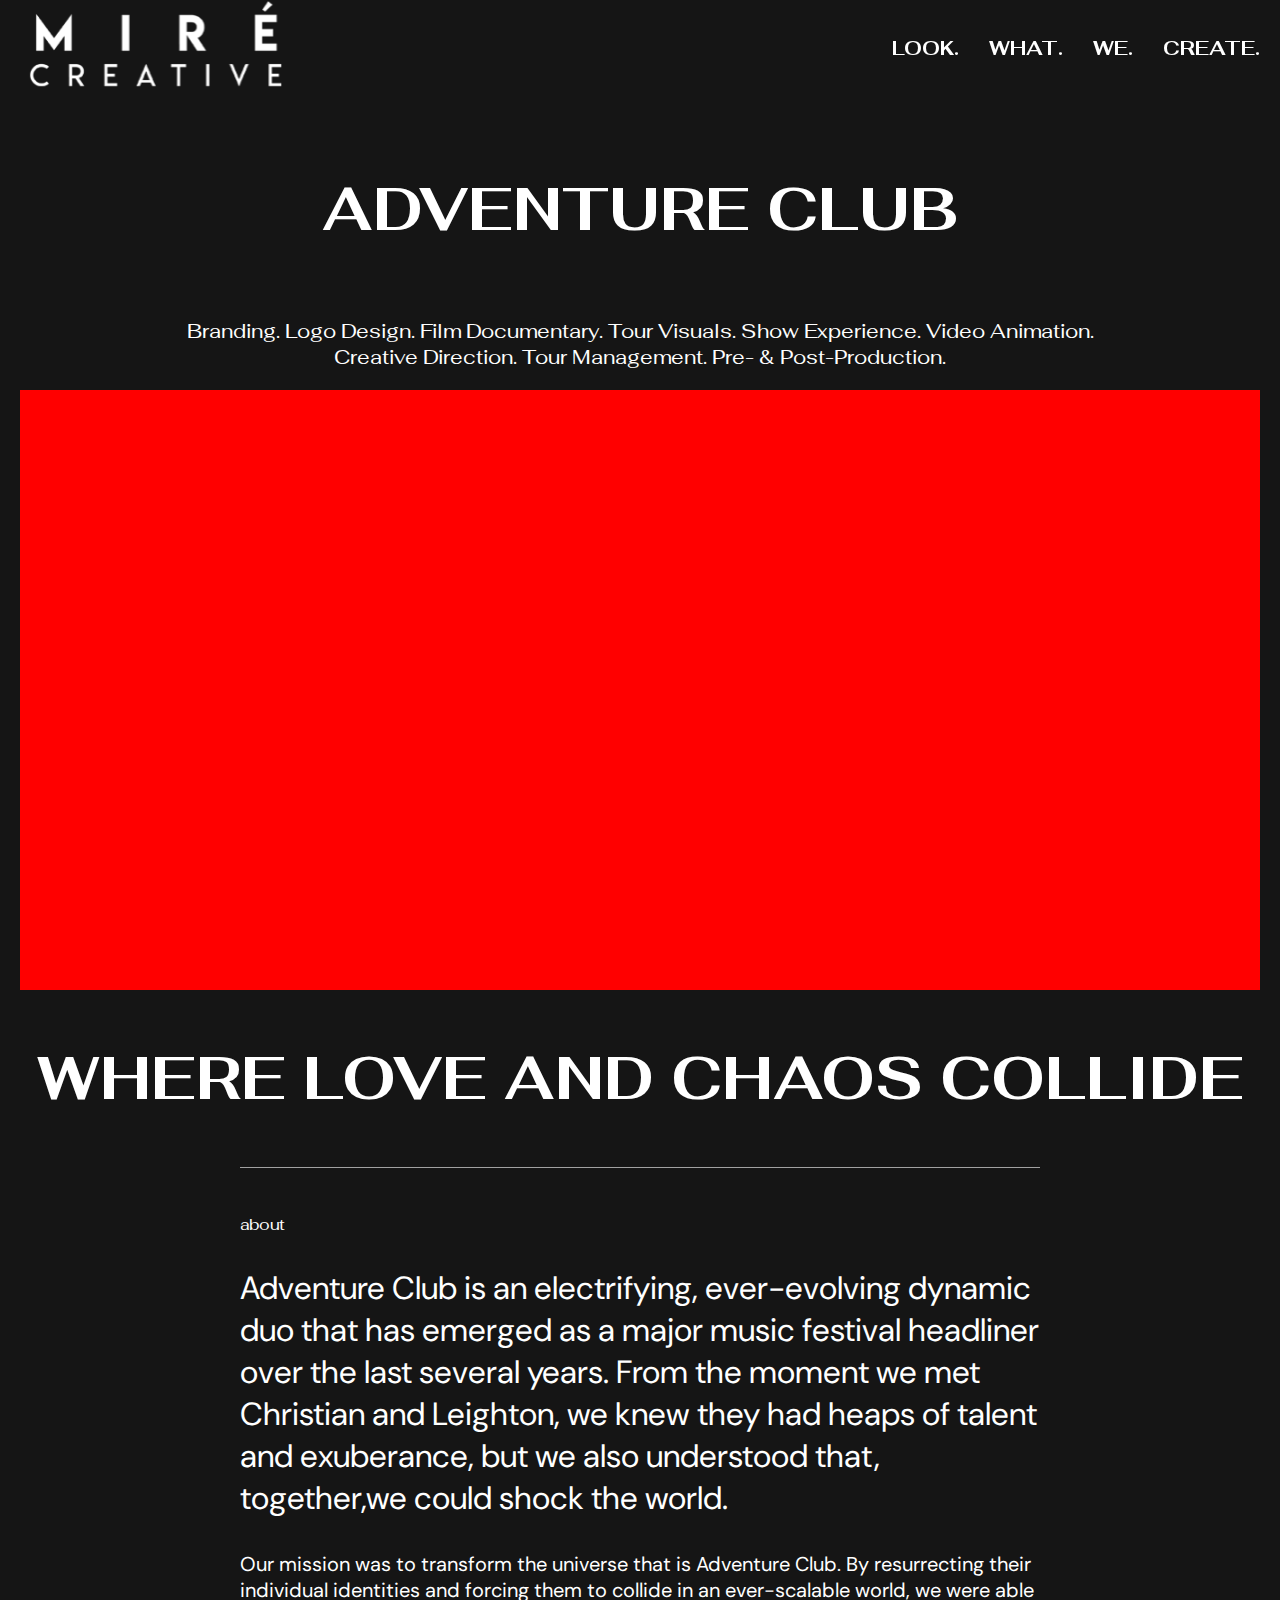
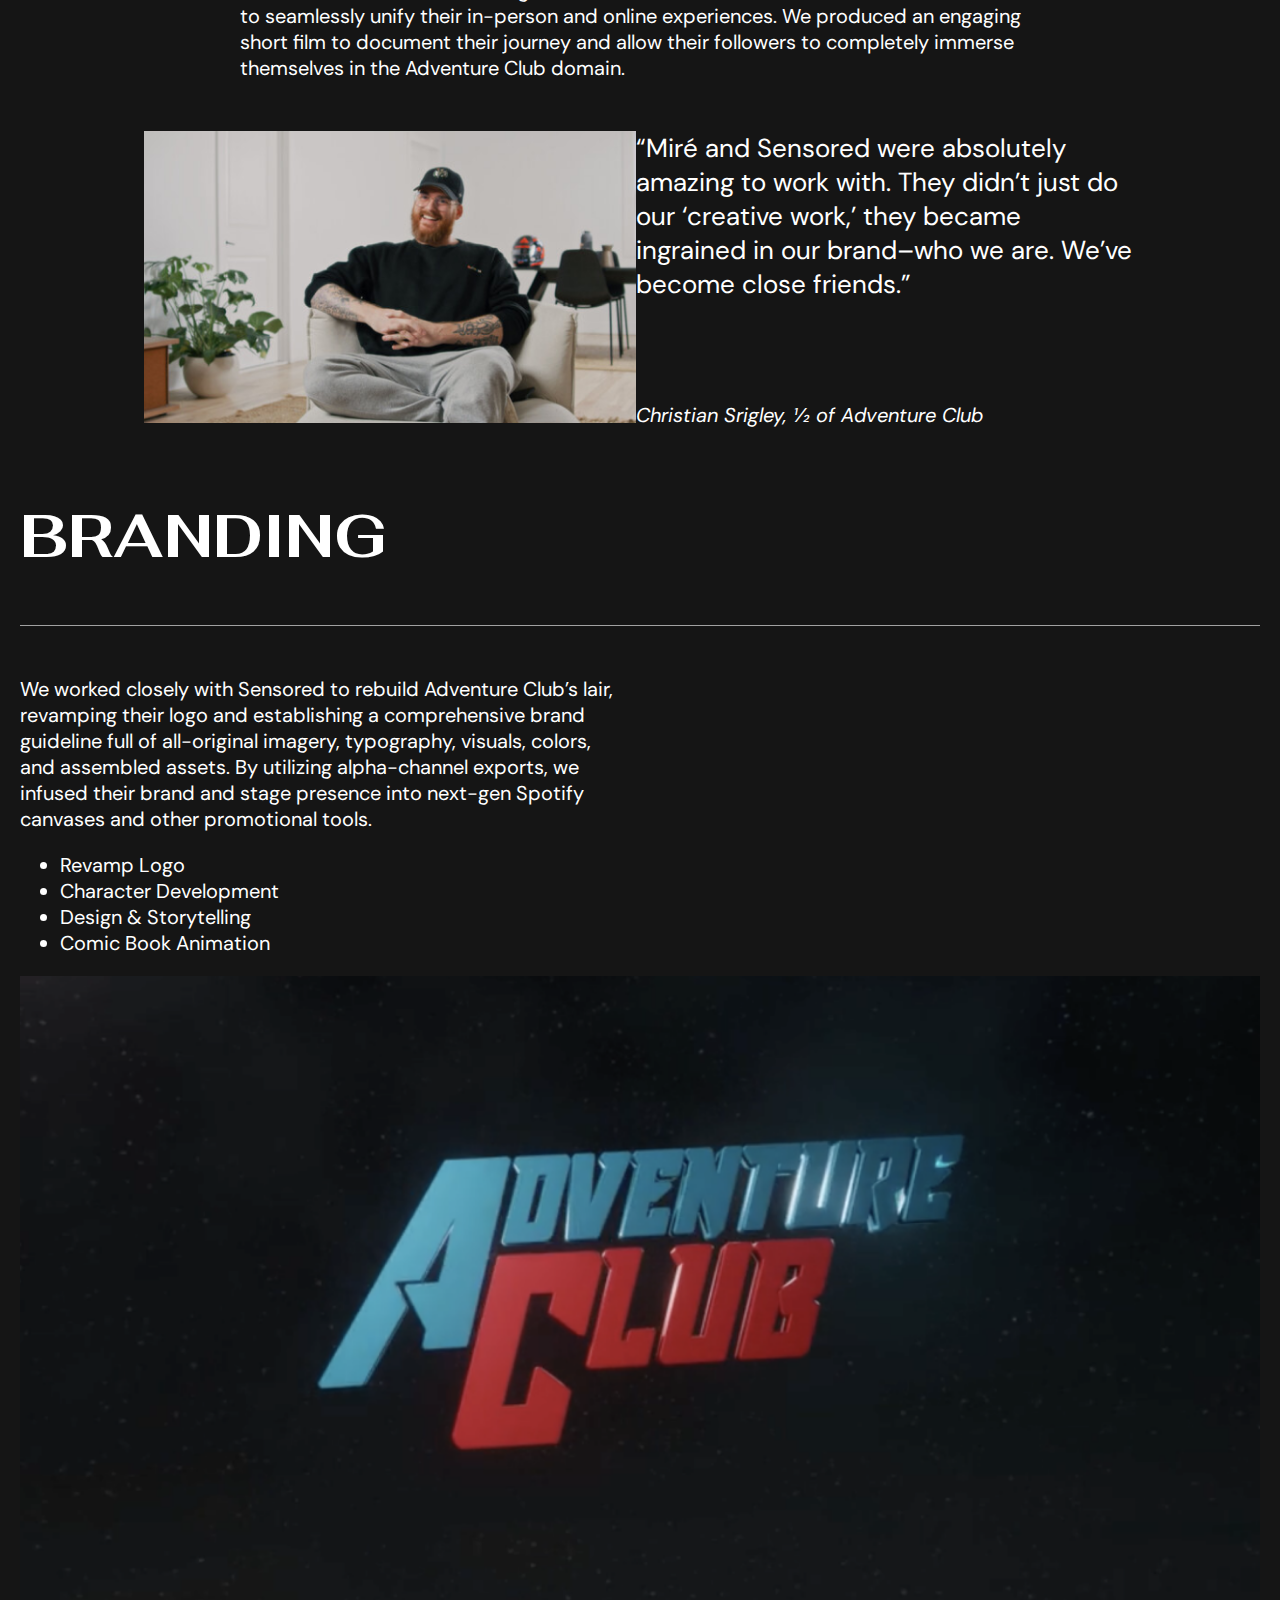
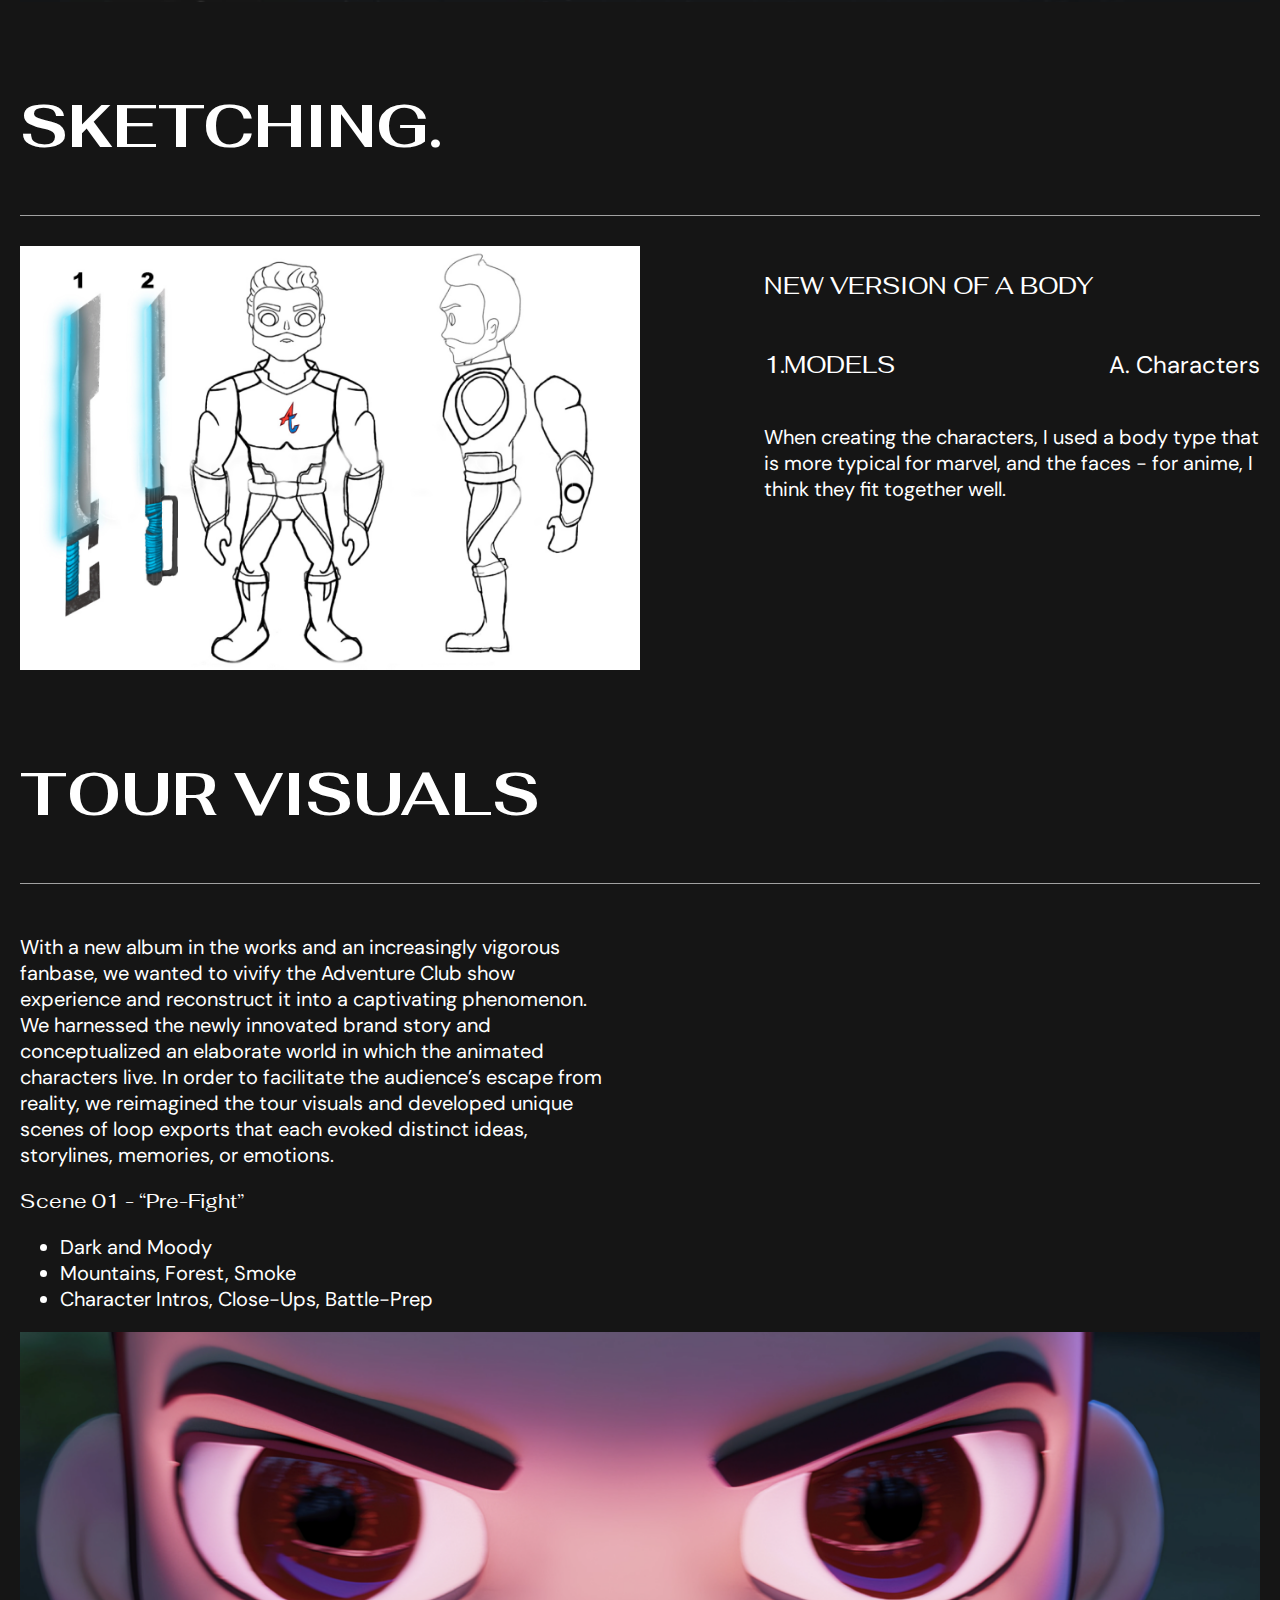
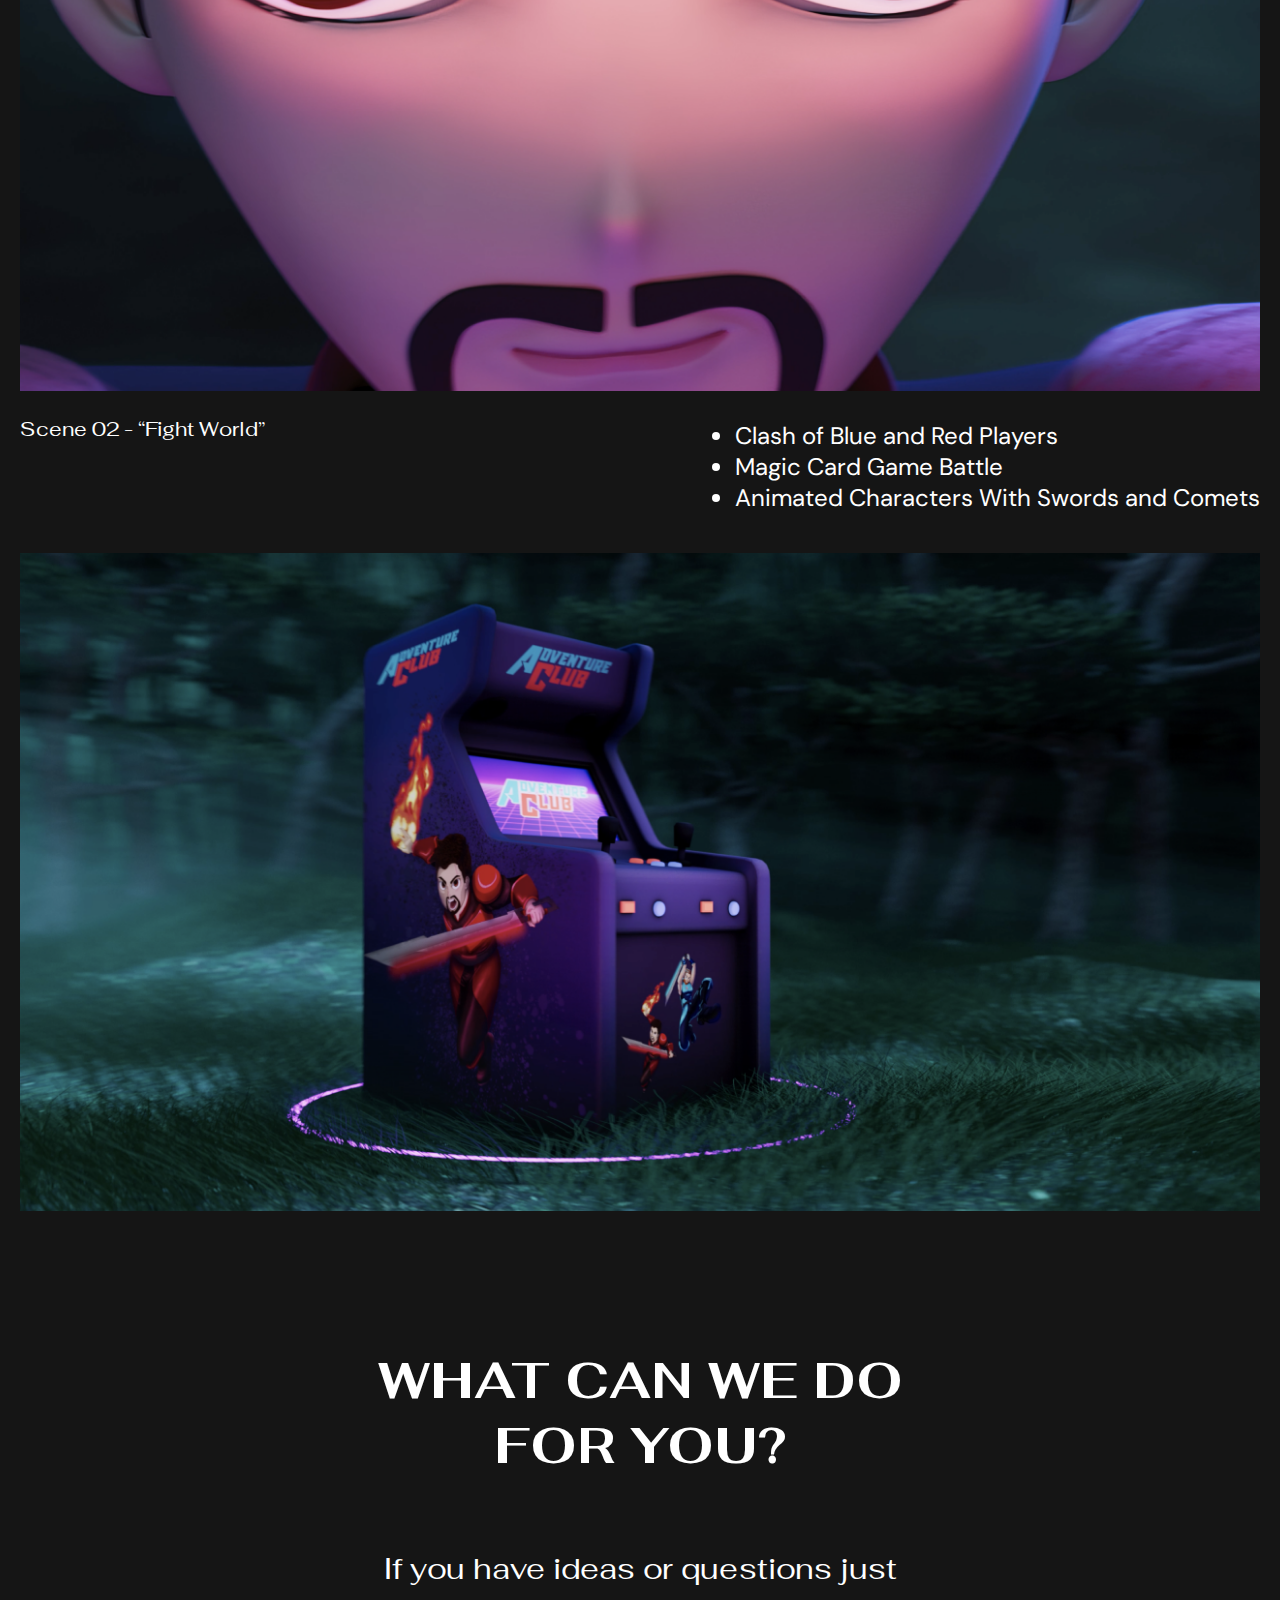
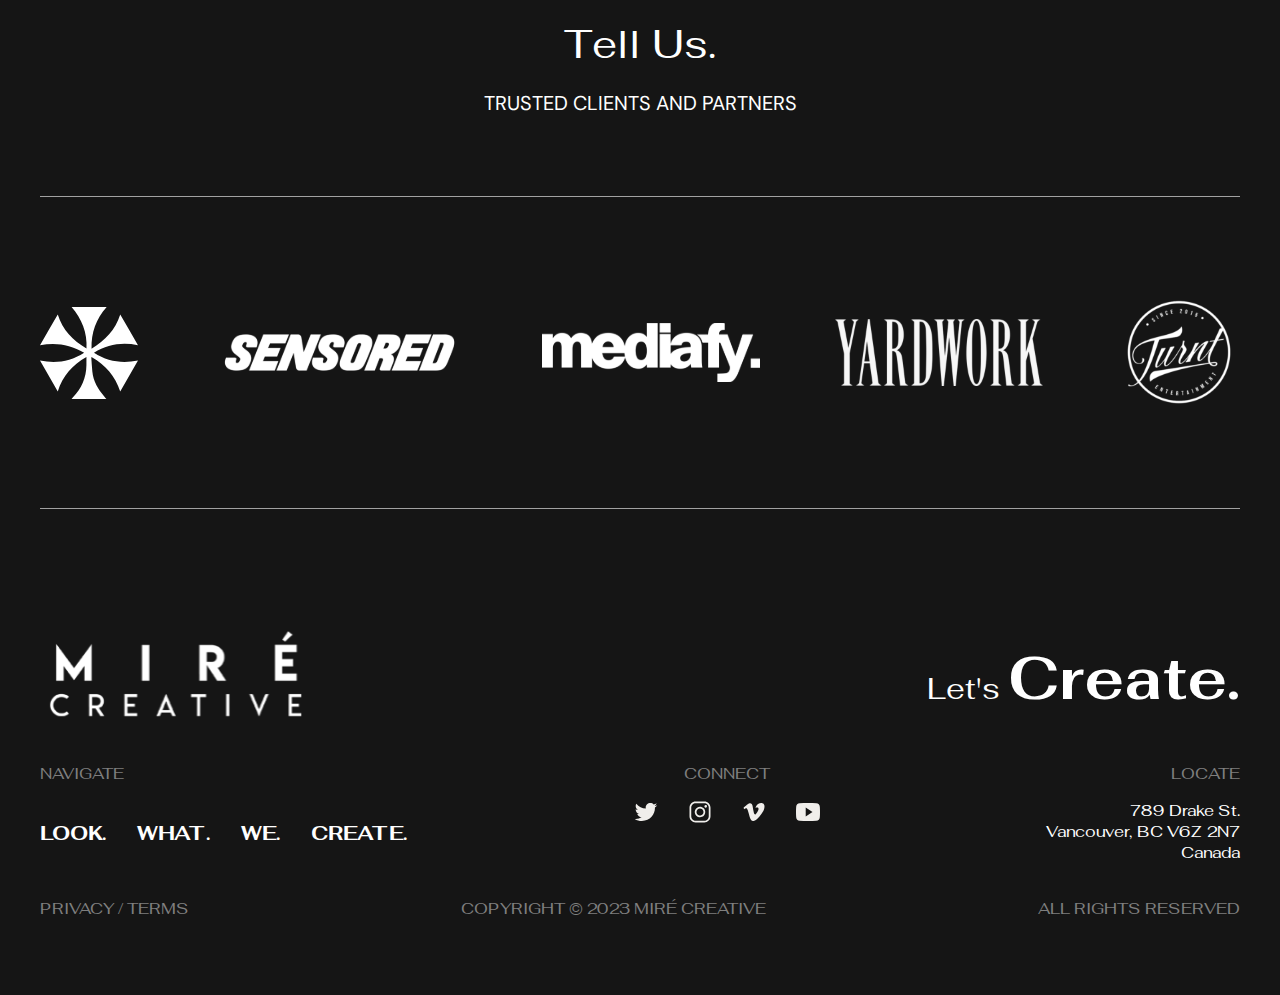
<file: case-page.html>
<!DOCTYPE html>
<html lang="en">
  <head>
    <meta charset="UTF-8" />
    <meta name="viewport" content="width=device-width, initial-scale=1.0" />
    <title>Document</title>
    <link
      href="https://fonts.googleapis.com/css2?family=Fahkwang:wght@400;500;600;700&display=swap"
      rel="stylesheet"
    />
    <link
      href="https://fonts.googleapis.com/css2?family=DM+Sans:opsz,wght@9..40,400;9..40,500;9..40,600&display=swap"
      rel="stylesheet"
    />
    <link rel="stylesheet" href="style.css">
    <link rel="stylesheet" href="assets/style.css">
  </head>
  <body>
    <header class="header--wrapper">
      <div class="header container">
        <a href="index.html">
          <img class="header__main-logo" src="logo-header.svg" alt="main-logo" />
        </a>
        <nav class="">
          <ul class="header__nav">
            <li class="header__nav--item header__nav--dropped-menu-container">
              Look. 
              <ul class="header__nav--dropped-menu">
                <li class="header__nav--dropped-menu-item">
                  <a href="#">
                    our cases
                  </a>
                </li>
                <li class="header__nav--dropped-menu-item">
                  <a href="#">
                    feature project
                  </a>
                </li>
              </ul>
            </li>
            <li class="header__nav--item toggle-text-container">
              <a href="#">
                <div class="nav__hover-text">
                  <span class="nav__visible-text">what.</span>
                  <a href="what-we-do-page.html">
                    <span class="nav__hidden-text">what we do</span>
                  </a>
                </div>
              </a>
            </li>
            <li class="header__nav--item toggle-text-container">
              <a href="#">
                <div class="nav__hover-text">
                  <span class="nav__visible-text">we.</span>
                  <a href="who-we-are-page.html">
                    <span class="nav__hidden-text">who we are</span>
                  </a>
                </div>
              </a>
            </li>
            <li class="header__nav--item header__nav--dropped-menu-container">
              Create.
              <ul class="header__nav--dropped-menu dropped-menu-position">
                <li class="header__nav--dropped-menu-item">
                  <a href="#">
                    contact us
                  </a>
                </li>
                <li class="header__nav--dropped-menu-item">
                  <a href="#">
                    resource library
                  </a>
                </li>
              </ul>
            </li>
          </ul>
        </nav>
        <div class="burger-menu">
          <span class="burger-menu__line burger-menu__line--top"></span>
          <span class="burger-menu__line burger-menu__line--mid"></span>
          <span class="burger-menu__line burger-menu__line--bottom"></span>
        </div>
       
      </div>
      <div class="mobile-menu">
        <nav class="mobile-nav">
          <a href="index.html">
            <img class="header__main-logo--mobile" src="logo-header.svg" alt="main-logo" />
          </a>
          <ul class="mobile-menu__list">
            <li class="header__nav--item header__nav--dropped-menu-container">
              Look. 
              <ul class="header__nav--dropped-menu">
                <li class="header__nav--dropped-menu-item">
                  <a href="#">
                    our cases
                  </a>
                </li>
                <li class="header__nav--dropped-menu-item">
                  <a href="#">
                    feature project
                  </a>
                </li>
              </ul>
            </li>
            <li class="header__nav--item toggle-text-container">
              <a href="#">
                <div class="nav__hover-text">
                  <span class="nav__visible-text">what.</span>
                  <a href="what-we-do-page.html">
                    <span class="nav__hidden-text">what we do</span>
                  </a>
                </div>
              </a>
            </li>
            <li class="header__nav--item toggle-text-container">
              <a href="#">
                <div class="nav__hover-text">
                  <span class="nav__visible-text">we.</span>
                  <a href="who-we-are-page.html">
                    <span class="nav__hidden-text">who we are</span>
                  </a>
                </div>
              </a>
            </li>
            <li class="header__nav--item header__nav--dropped-menu-container">
              Create.
              <ul class="header__nav--dropped-menu dropped-menu-position">
                <li class="header__nav--dropped-menu-item">
                  <a href="#">
                    contact us
                  </a>
                </li>
                <li class="header__nav--dropped-menu-item">
                  <a href="#">
                    resource library
                  </a>
                </li>
              </ul>
            </li> 
          </ul>
          <div class="header__mobile-imgs">
            <a href="#">
              <img src="logo-twitter.svg" alt="">
            </a>
            <a href="#">
              <img src="logo-instagram.svg" alt="">
            </a>
            <a href="#">
              <img src="logo-vimeo.svg" alt="">
            </a>
            <a href="#">
              <img src="logo-youtube.svg" alt="">
            </a>
          </div>  
        </nav>
        
      </div>
    </header>
    <div style="height: 120px; background: #151515"></div>

    <main>
      <section>
        <div class="container what-we-do__entry">
          <h2 class="entry__main-title text-center">ADVENTURE CLUB</h2>
          <p class="p-20 what-we-do__entry-text">Branding. Logo Design.   Film Documentary.     Tour Visuals.     Show Experience.     Video Animation.    Creative Direction.     Tour Management.     Pre- & Post-Production.</p>
          <video style="width: 100%; height: 600px; background-color: red;" src=""></video>
        </div>
      </section>

      <section class="container">
        <h2 class="entry__main-title text-center">Where Love and Chaos Collide</h2>
        <div class="case-page__about-container">
          <div class="case-page__about--text-container bordered-container">
            <p class="case-page__about--title">about</p>
            <p class="case-page__about--description">
              Adventure Club is an electrifying, ever-evolving dynamic duo that has emerged as a major music festival headliner over the last several years. From the moment we met Christian and Leighton, we knew they had heaps of talent and exuberance, but we also understood that, together,we could shock the world.
            </p>
            <p class="case-page__about--sub-description p-20">
              Our mission was to transform the universe that is Adventure Club. By resurrecting their individual identities and forcing them to collide in an ever-scalable world, we were able to seamlessly unify their in-person and online experiences. We produced an engaging short film to document their journey and allow their followers to completely immerse themselves in the Adventure Club domain.
            </p>
          </div>
          <div class="case-page__comment-container flex-container">
            <div class="case-page__comment-container--img-container">
              <img src="./case-page/case-page-img-1.png" alt="">
            </div>
            <div class="case-page__comment-container--text-container">
              <p>“Miré and Sensored were absolutely amazing to work with. They didn’t just do our ‘creative work,’ they became ingrained in our brand–who we are. We’ve become close friends.”</p>
              <p>Christian Srigley, ½ of Adventure Club</p>
            </div>
          </div>
        </div>
      </section>
      
      <section class="container">
        <h2 class="entry__main-title text-start">Branding</h2>
        <div class="bordered-container">
          <p class="case-page__about--sub-description p-20 max-width-600">
            We worked closely with Sensored to rebuild Adventure Club’s lair, revamping their logo and establishing a comprehensive brand guideline full of all-original imagery, typography, visuals, colors, and assembled assets. By utilizing alpha-channel exports, we infused their brand and stage presence into next-gen Spotify canvases and other promotional tools.
          </p>
          <ul class="case-page__about--sub-description p-20">
            <li>Revamp Logo</li>
            <li>Character Development</li>
            <li>Design & Storytelling</li>
            <li>Comic Book Animation</li>
          </ul>
          <img class="case-page__img" src="./take-a-look/adventure.png" alt="">
        </div>
      </section>

      <section class="container">
        <h2 class="entry__main-title text-start">Sketching.</h2>
        <div class="bordered-container flex-container">
          <div class="case-page__img-container width-50per">
            <img class="case-page__img" src="./case-page/case-page-img-2.png" alt="">
          </div>
          <div class="case-page__sketching--text-container">
            <p class="max-width-600">New version of a body</p>
            <div class="flex-container">
              <p>1.MODELS</p>
              <p>A. Characters</p>
            </div>
            <p class="p-20">When creating the characters, I used a body type that is more typical for marvel, and the faces - for anime, I think they fit together well.</p>
          </div>
        </div>
      </section>

      <section class="container">
        <h2 class="entry__main-title text-start">Tour Visuals</h2>
        <div class="bordered-container">
          <p class="case-page__about--sub-description p-20 max-width-600">
            With a new album in the works and an increasingly vigorous fanbase, we wanted to vivify the Adventure Club show experience and reconstruct it into a captivating phenomenon. We harnessed the newly innovated brand story and conceptualized an elaborate world in which the animated characters live. In order to facilitate the audience’s escape from reality, we reimagined the tour visuals and developed unique scenes of loop exports that each evoked distinct ideas, storylines, memories, or emotions.
          </p>
          <p class="p-20">
            Scene 01 - “Pre-Fight”
          </p>
          <ul class="case-page__about--sub-description p-20">
            <li>Dark and Moody</li>
            <li>Mountains, Forest, Smoke</li>
            <li>Character Intros, Close-Ups, Battle-Prep</li>
          </ul>
          <img class="case-page__img" src="./case-page/case-page-img-3.png" alt="">
          <div class="flex-container case-page__tour-visuals">
            <p class="p-20">Scene 02 - “Fight World”</p>
            <ul>
              <li>Clash of Blue and Red Players</li>
              <li>Magic Card Game Battle</li>
              <li>Animated Characters With Swords and Comets</li>
            </ul>
          </div>  
          <img class="case-page__img" src="./case-page/case-page-img-4.png" alt="">
        </div>
      </section>

      <section class="container inner-container">
        <div class="bottom-text-container">
          <h2 class="bottom__title-h2">What can we do for you? </h2>
          <p class="bottom__p">If you have ideas or questions just</p>
          <a class="bottom__link" href="#">Tell Us.</a>
          <p class="p-20 font-DM">TRUSTED CLIENTS AND PARTNERS</p>
        </div>
      </section>
      <section class="container inner-container partners">
        <img src="partner-1.svg" alt="">
        <img src="partner-2.svg" alt="">
        <img src="partner-3.svg" alt="">
        <img src="partner-4.svg" alt="">
        <img src="partner-5.svg" alt="">
      </section>
    </main>

    <footer class="container inner-container footer">
      <div class="footer__item-center">
        <a href="index.html">
          <img class="header__main-logo" src="logo-header.svg" alt="main-logo" />
        </a>
        <div>
          <p class="entry__sub-title ">
            Let's <span class="entry__link footer__entry-title">Create.</span>
          </p>
        </div>
      </div>
      <div class="footer__item">
        <div>
          <p class="footer__sub-title footer__text--start">NAVIGATE</p>
          <nav class="">
            <ul class="header__nav">
              <li class="header__nav--item header__nav--dropped-menu-container">
                Look. 
                <ul class="header__nav--dropped-menu">
                  <li class="header__nav--dropped-menu-item">
                    <a href="#">
                      our cases
                    </a>
                  </li>
                  <li class="header__nav--dropped-menu-item">
                    <a href="#">
                      feature project
                    </a>
                  </li>
                </ul>
              </li>
              <li class="header__nav--item toggle-text-container">
                <a href="#">
                  <div class="nav__hover-text">
                    <span class="nav__visible-text">what.</span>
                    <a href="what-we-do-page.html">
                      <span class="nav__hidden-text">what we do</span>
                    </a>
                  </div>
                </a>
              </li>
              <li class="header__nav--item toggle-text-container">
                <a href="#">
                  <div class="nav__hover-text">
                    <span class="nav__visible-text">we.</span>
                    <a href="who-we-are-page.html">
                      <span class="nav__hidden-text">who we are</span>
                    </a>
                  </div>
                </a>
              </li>
              <li class="header__nav--item header__nav--dropped-menu-container">
                Create.
                <ul class="header__nav--dropped-menu dropped-menu-position">
                  <li class="header__nav--dropped-menu-item">
                    <a href="#">
                      contact us
                    </a>
                  </li>
                  <li class="header__nav--dropped-menu-item">
                    <a href="#">
                      resource library
                    </a>
                  </li>
                </ul>
              </li>
            </ul>
          </nav>
        </div>
        <div>
          <p class="footer__sub-title footer__text--center">CONNECT</p>
          <div class="footer__svg-container">
            
            <div class="footer__img-svg">
              <a href="#">
                <svg width="24" height="18" viewBox="0 0 24 18" fill="none" xmlns="http://www.w3.org/2000/svg">
                  <path d="M23.25 2.13282C22.406 2.49955 21.513 2.74116 20.5992 2.85001C21.5595 2.28769 22.2817 1.39434 22.6303 0.337508C21.7224 0.86841 20.7307 1.24092 19.6978 1.43907C19.2629 0.983225 18.7397 0.620588 18.1603 0.373201C17.5808 0.125814 16.9571 -0.00115656 16.327 7.93801e-06C13.7761 7.93801e-06 11.7117 2.03438 11.7117 4.54219C11.7099 4.89102 11.7499 5.23881 11.8308 5.57813C10.0016 5.49238 8.2104 5.02575 6.57187 4.2081C4.93333 3.39044 3.48351 2.23977 2.31516 0.829695C1.90527 1.52069 1.6885 2.30909 1.6875 3.11251C1.6875 4.68751 2.50922 6.07969 3.75 6.89532C3.01487 6.87787 2.29481 6.6833 1.65094 6.32813V6.38438C1.65094 8.58751 3.24469 10.4203 5.35406 10.8375C4.9574 10.9432 4.54864 10.9968 4.13812 10.9969C3.84683 10.9974 3.5562 10.9691 3.27047 10.9125C3.85687 12.7172 5.56359 14.0297 7.58531 14.0672C5.94252 15.3333 3.9256 16.0175 1.85156 16.0125C1.48341 16.012 1.11561 15.99 0.75 15.9469C2.85993 17.2942 5.31255 18.0068 7.81594 18C16.3172 18 20.9616 11.0766 20.9616 5.07188C20.9616 4.87501 20.9564 4.67813 20.947 4.48594C21.8485 3.84472 22.6283 3.04787 23.25 2.13282Z" fill="#F0EEEB"/>
                  </svg>
              </a>
            </div>
      
            <div class="footer__img-svg">
              <a href="#">
                <svg width="24" height="24" viewBox="0 0 24 24" fill="none" xmlns="http://www.w3.org/2000/svg">
                  <path d="M16.3748 3.24984C17.5342 3.25331 18.6451 3.71539 19.4648 4.53517C20.2846 5.35495 20.7467 6.46582 20.7502 7.62516V16.3748C20.7467 17.5342 20.2846 18.6451 19.4648 19.4648C18.6451 20.2846 17.5342 20.7467 16.3748 20.7502H7.62516C6.46582 20.7467 5.35495 20.2846 4.53517 19.4648C3.71539 18.6451 3.25331 17.5342 3.24984 16.3748V7.62516C3.25331 6.46582 3.71539 5.35495 4.53517 4.53517C5.35495 3.71539 6.46582 3.25331 7.62516 3.24984H16.3748ZM16.3748 1.5H7.62516C4.25625 1.5 1.5 4.25625 1.5 7.62516V16.3748C1.5 19.7437 4.25625 22.5 7.62516 22.5H16.3748C19.7437 22.5 22.5 19.7437 22.5 16.3748V7.62516C22.5 4.25625 19.7437 1.5 16.3748 1.5Z" fill="#F0EEEB"/>
                  <path d="M17.6873 7.625C17.4278 7.625 17.174 7.54802 16.9582 7.4038C16.7423 7.25959 16.5741 7.0546 16.4748 6.81477C16.3754 6.57494 16.3494 6.31104 16.4001 6.05644C16.4507 5.80184 16.5757 5.56798 16.7593 5.38442C16.9428 5.20087 17.1767 5.07586 17.4313 5.02522C17.6859 4.97458 17.9498 5.00057 18.1896 5.09991C18.4294 5.19925 18.6344 5.36748 18.7786 5.58331C18.9229 5.79915 18.9998 6.05291 18.9998 6.3125C19.0002 6.48496 18.9665 6.6558 18.9007 6.81521C18.8349 6.97462 18.7382 7.11945 18.6163 7.24141C18.4943 7.36336 18.3495 7.46002 18.1901 7.52585C18.0306 7.59168 17.8598 7.62537 17.6873 7.625ZM12 8.49969C12.6923 8.49969 13.369 8.70497 13.9446 9.08957C14.5202 9.47417 14.9688 10.0208 15.2337 10.6604C15.4986 11.3 15.568 12.0037 15.4329 12.6827C15.2978 13.3617 14.9645 13.9853 14.475 14.4748C13.9855 14.9643 13.3618 15.2977 12.6828 15.4327C12.0039 15.5678 11.3001 15.4985 10.6606 15.2336C10.021 14.9686 9.47433 14.52 9.08973 13.9444C8.70513 13.3688 8.49985 12.6921 8.49985 11.9998C8.50084 11.0718 8.86992 10.1821 9.52611 9.52596C10.1823 8.86976 11.072 8.50068 12 8.49969ZM12 6.74984C10.9617 6.74984 9.94662 7.05775 9.08326 7.63463C8.2199 8.21151 7.54699 9.03144 7.14963 9.99076C6.75227 10.9501 6.64831 12.0057 6.85088 13.0241C7.05345 14.0425 7.55347 14.9779 8.28769 15.7122C9.02192 16.4464 9.95738 16.9464 10.9758 17.149C11.9942 17.3515 13.0498 17.2476 14.0091 16.8502C14.9684 16.4529 15.7883 15.7799 16.3652 14.9166C16.9421 14.0532 17.25 13.0382 17.25 11.9998C17.25 10.6075 16.6969 9.2721 15.7123 8.28753C14.7277 7.30297 13.3924 6.74984 12 6.74984Z" fill="#F0EEEB"/>
                </svg>
              </a>
            </div>
            <div class="footer__img-svg">
              <a href="#">
                <svg width="24" height="24" viewBox="0 0 24 24" fill="none" xmlns="http://www.w3.org/2000/svg">
                  <path d="M22.3542 5.34401C22.1198 4.2476 21.5334 3.5262 20.4506 3.1751C19.3678 2.82401 17.4075 2.96417 16.0387 3.96213C14.783 4.87667 13.8703 6.51307 13.5075 7.63151C13.4968 7.66473 13.4956 7.70027 13.504 7.73413C13.5124 7.768 13.5301 7.79884 13.5551 7.8232C13.5801 7.84755 13.6114 7.86445 13.6455 7.87199C13.6795 7.87953 13.715 7.87742 13.748 7.86588C14.2528 7.68776 14.7661 7.53307 15.3417 7.56354C16.0448 7.60104 16.4906 8.12604 16.5094 8.74901C16.5234 9.20792 16.5 9.6251 16.3406 10.0465C15.8372 11.3909 15.0464 12.6931 14.1117 13.8317C13.9709 14.001 13.8139 14.1563 13.643 14.2953C13.1644 14.6839 12.7612 14.5812 12.4519 14.0515C12.1987 13.616 12.03 13.1665 11.88 12.6884C11.2987 10.8289 11.092 8.89901 10.7639 6.99214C10.6092 6.07901 10.4358 5.12792 9.92016 4.32682C9.37641 3.49292 8.57906 3.17464 7.57641 3.29557C6.88734 3.37995 5.84625 4.11542 5.33531 4.5326C5.33531 4.5326 2.71031 6.72963 1.5 7.87713L2.49375 9.14276C2.49375 9.14276 3.33328 8.55729 3.78328 8.28542C4.05047 8.12651 4.36453 8.0937 4.58953 8.29479C4.80094 8.4776 5.04 8.71667 5.16656 8.95573C5.43375 9.45682 5.69156 9.98135 5.85563 10.5199C6.47437 12.5951 7.05141 14.6749 7.62797 16.7646C7.92328 17.8324 8.27953 18.8351 8.94047 19.7435C9.84563 20.9899 10.7972 21.2754 12.2648 20.7509C13.4559 20.3248 14.4497 19.5237 15.3586 18.6945C16.9106 17.2798 18.1298 15.6307 19.3673 13.9535C20.3241 12.6565 21.1162 11.344 21.7772 9.87776C22.4292 8.42557 22.687 6.90307 22.3542 5.34401Z" fill="#F0EEEB"/>
                  </svg>
              </a>
            </div>
            <div class="footer__img-svg">
              <a href="#">
                <svg width="24" height="24" viewBox="0 0 24 24" fill="none" xmlns="http://www.w3.org/2000/svg">
                  <path d="M23.8428 6.97453C23.8428 4.86516 22.2912 3.16828 20.374 3.16828C17.7772 3.04687 15.1287 3 12.4222 3H11.5784C8.87841 3 6.22529 3.04687 3.62841 3.16875C1.71591 3.16875 0.164348 4.875 0.164348 6.98437C0.0471601 8.65266 -0.00252745 10.3214 0.000285051 11.9902C-0.00440245 13.6589 0.0487226 15.3292 0.15966 17.0011C0.15966 19.1105 1.71122 20.8214 3.62372 20.8214C6.35185 20.948 9.15028 21.0042 11.9956 20.9995C14.8456 21.0089 17.6362 20.9495 20.3675 20.8214C22.2847 20.8214 23.8362 19.1105 23.8362 17.0011C23.9487 15.3277 24.0003 13.6589 23.9956 11.9855C24.0062 10.3167 23.9553 8.64641 23.8428 6.97453ZM9.70341 16.5886V7.37766L16.5003 11.9808L9.70341 16.5886Z" fill="#F0EEEB"/>
                </svg>
              </a>
                
            </div>
          </div>
        </div>
        <div>
          <p class="footer__sub-title footer__text--end">locate</p>
          <div class="footer__locate-text">
            <span>789 Drake St.</span>
            <span>Vancouver, BC V6Z 2N7</span>
            <span>Canada</span>
          </div>
        </div>
      </div>
      <div class="footer__item">
        <p class="footer__sub-title">Privacy / terms</p>
        <p class="footer__sub-title">Copyright © 2023 Miré Creative</p>
        <p class="footer__sub-title">All Rights Reserved</p>
      </div>
    </footer>

    <script src="script.js"></script>
  </body>
</html>
</file>
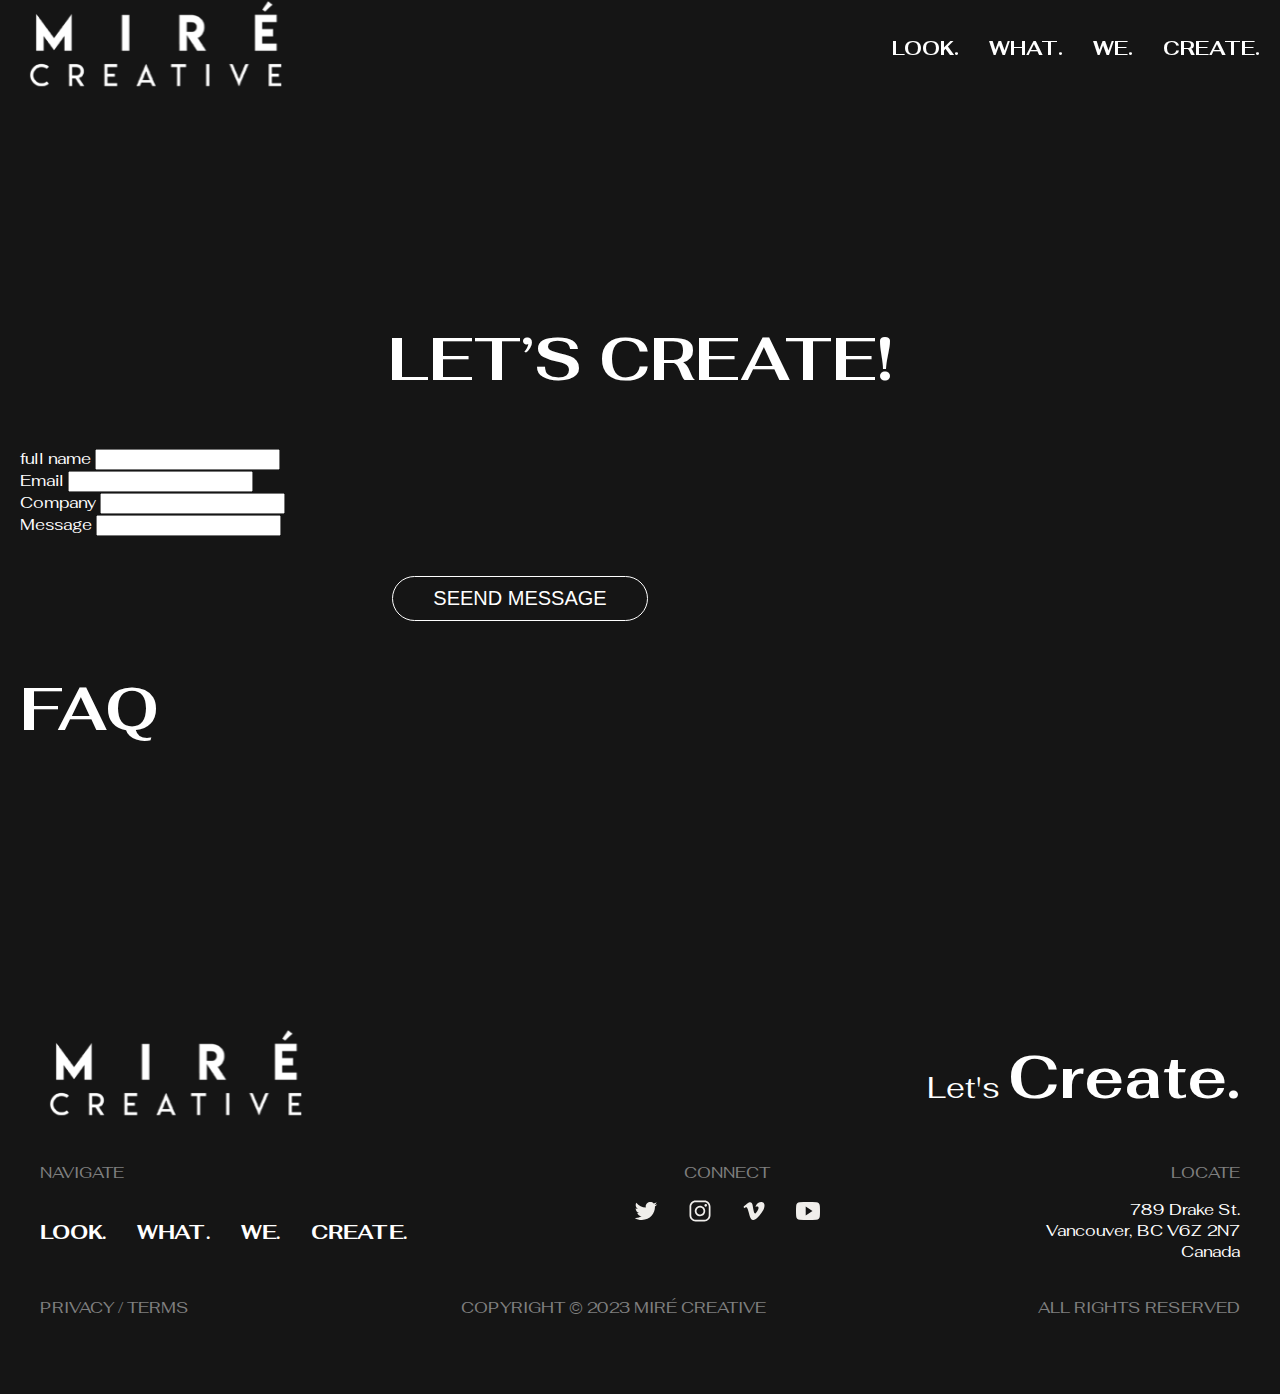
<file: contact-us.html>
<!DOCTYPE html>
<html lang="en">
  <head>
    <meta charset="UTF-8" />
    <meta name="viewport" content="width=device-width, initial-scale=1.0" />
    <title>Document</title>
    <link
      href="https://fonts.googleapis.com/css2?family=Fahkwang:wght@400;500;600;700&display=swap"
      rel="stylesheet"
    />
    <link
      href="https://fonts.googleapis.com/css2?family=DM+Sans:opsz,wght@9..40,400;9..40,500;9..40,600&display=swap"
      rel="stylesheet"
    />
    <link rel="stylesheet" href="style.css">
    <link rel="stylesheet" href="assets/style.css">
  </head>
  <body>
    <header class="header--wrapper">
      <div class="header container">
        <a href="index.html">
          <img class="header__main-logo" src="logo-header.svg" alt="main-logo" />
        </a>
        <nav class="">
          <ul class="header__nav">
            <li class="header__nav--item header__nav--dropped-menu-container">
              Look. 
              <ul class="header__nav--dropped-menu">
                <li class="header__nav--dropped-menu-item">
                  <a href="take-a-look.html">
                    our cases
                  </a>
                </li>
                <li class="header__nav--dropped-menu-item">
                  <a href="#">
                    feature project
                  </a>
                </li>
              </ul>
            </li>
            <li class="header__nav--item toggle-text-container">
              <a href="#">
                <div class="nav__hover-text">
                  <span class="nav__visible-text">what.</span>
                  <a href="what-we-do-page.html">
                    <span class="nav__hidden-text">what we do</span>
                  </a>
                </div>
              </a>
            </li>
            <li class="header__nav--item toggle-text-container">
              <a href="#">
                <div class="nav__hover-text">
                  <span class="nav__visible-text">we.</span>
                  <a href="who-we-are-page.html">
                    <span class="nav__hidden-text">who we are</span>
                  </a>
                </div>
              </a>
            </li>
            <li class="header__nav--item header__nav--dropped-menu-container">
              Create.
              <ul class="header__nav--dropped-menu dropped-menu-position">
                <li class="header__nav--dropped-menu-item">
                  <a href="contact-us.html">
                    contact us
                  </a>
                </li>
                <li class="header__nav--dropped-menu-item">
                  <a href="#">
                    resource library
                  </a>
                </li>
              </ul>
            </li>
          </ul>
        </nav>
        <div class="burger-menu">
          <span class="burger-menu__line burger-menu__line--top"></span>
          <span class="burger-menu__line burger-menu__line--mid"></span>
          <span class="burger-menu__line burger-menu__line--bottom"></span>
        </div>
       
      </div>
      <div class="mobile-menu">
        <nav class="mobile-nav">
          <a href="index.html">
            <img class="header__main-logo--mobile" src="logo-header.svg" alt="main-logo" />
          </a>
          <ul class="mobile-menu__list">
            <li class="header__nav--item header__nav--dropped-menu-container">
              Look. 
              <ul class="header__nav--dropped-menu">
                <li class="header__nav--dropped-menu-item">
                  <a href="take-a-look.html">
                    our cases
                  </a>
                </li>
                <li class="header__nav--dropped-menu-item">
                  <a href="#">
                    feature project
                  </a>
                </li>
              </ul>
            </li>
            <li class="header__nav--item toggle-text-container">
              <a href="#">
                <div class="nav__hover-text">
                  <span class="nav__visible-text">what.</span>
                  <a href="what-we-do-page.html">
                    <span class="nav__hidden-text">what we do</span>
                  </a>
                </div>
              </a>
            </li>
            <li class="header__nav--item toggle-text-container">
              <a href="#">
                <div class="nav__hover-text">
                  <span class="nav__visible-text">we.</span>
                  <a href="who-we-are-page.html">
                    <span class="nav__hidden-text">who we are</span>
                  </a>
                </div>
              </a>
            </li>
            <li class="header__nav--item header__nav--dropped-menu-container">
              Create.
              <ul class="header__nav--dropped-menu dropped-menu-position">
                <li class="header__nav--dropped-menu-item">
                  <a href="contact-us.html">
                    contact us
                  </a>
                </li>
                <li class="header__nav--dropped-menu-item">
                  <a href="#">
                    resource library
                  </a>
                </li>
              </ul>
            </li> 
          </ul>
          <div class="header__mobile-imgs">
            <a href="#">
              <img src="logo-twitter.svg" alt="">
            </a>
            <a href="#">
              <img src="logo-instagram.svg" alt="">
            </a>
            <a href="#">
              <img src="logo-vimeo.svg" alt="">
            </a>
            <a href="#">
              <img src="logo-youtube.svg" alt="">
            </a>
          </div>  
        </nav>
        
      </div>
    </header>
    <div style="height: 120px; background: #151515"></div>

    <main>
      <section class="entry">
        <div class="container">
          <h2 class="entry__main-title text-center">let’s create!</h2>
          <div class="form-container">
            <div style="width: 1000px;display: flex; flex-direction: column; gap: 40px;">
              <form action="">
                <div>
                  <label for="name">
                    <span>full name</span>
                  </label>
                  <input type="text" id="name">
                </div>
                <div>
                  <label for="email">Email</label>
                  <input type="text" id="email">
                </div>
                <div>
                  <label for="company">Company</label>
                  <input type="text" id="name">
                </div>
                <div>
                  <label for="message">Message</label>
                  <input type="text" id="message">
                </div>
              </form>
              <button class="btn" type="submit" style="align-self: center;">
                <span class="btn__text">Seend message</span> 
                <div class="btn__hovered-bg btn__hovered-bg--pos-1"></div>
              </button>
            </div>
          </div>
        </div>

        <section class="container">
          <h2 class="entry__main-title text-start">FAQ</h2>
          <div class="faq-container">

          </div>
        </section>

      </section>
    </main>

    <footer class="container inner-container footer">
      <div class="footer__item-center">
        <a href="index.html">
          <img class="header__main-logo" src="logo-header.svg" alt="main-logo" />
        </a>
        <div>
          <p class="entry__sub-title ">
            Let's <span class="entry__link footer__entry-title">Create.</span>
          </p>
        </div>
      </div>
      <div class="footer__item">
        <div>
          <p class="footer__sub-title footer__text--start">NAVIGATE</p>
          <nav class="">
            <ul class="header__nav">
              <li class="header__nav--item header__nav--dropped-menu-container">
                Look. 
                <ul class="header__nav--dropped-menu">
                  <li class="header__nav--dropped-menu-item">
                    <a href="take-a-look.html">
                      our cases
                    </a>
                  </li>
                  <li class="header__nav--dropped-menu-item">
                    <a href="#">
                      feature project
                    </a>
                  </li>
                </ul>
              </li>
              <li class="header__nav--item toggle-text-container">
                <a href="#">
                  <div class="nav__hover-text">
                    <span class="nav__visible-text">what.</span>
                    <a href="what-we-do-page.html">
                      <span class="nav__hidden-text">what we do</span>
                    </a>
                  </div>
                </a>
              </li>
              <li class="header__nav--item toggle-text-container">
                <a href="#">
                  <div class="nav__hover-text">
                    <span class="nav__visible-text">we.</span>
                    <a href="who-we-are-page.html">
                      <span class="nav__hidden-text">who we are</span>
                    </a>
                  </div>
                </a>
              </li>
              <li class="header__nav--item header__nav--dropped-menu-container">
                Create.
                <ul class="header__nav--dropped-menu dropped-menu-position">
                  <li class="header__nav--dropped-menu-item">
                    <a href="#">
                      contact us
                    </a>
                  </li>
                  <li class="header__nav--dropped-menu-item">
                    <a href="#">
                      resource library
                    </a>
                  </li>
                </ul>
              </li>
            </ul>
          </nav>
        </div>
        <div>
          <p class="footer__sub-title footer__text--center">CONNECT</p>
          <div class="footer__svg-container">
            
            <div class="footer__img-svg">
              <a href="#">
                <svg width="24" height="18" viewBox="0 0 24 18" fill="none" xmlns="http://www.w3.org/2000/svg">
                  <path d="M23.25 2.13282C22.406 2.49955 21.513 2.74116 20.5992 2.85001C21.5595 2.28769 22.2817 1.39434 22.6303 0.337508C21.7224 0.86841 20.7307 1.24092 19.6978 1.43907C19.2629 0.983225 18.7397 0.620588 18.1603 0.373201C17.5808 0.125814 16.9571 -0.00115656 16.327 7.93801e-06C13.7761 7.93801e-06 11.7117 2.03438 11.7117 4.54219C11.7099 4.89102 11.7499 5.23881 11.8308 5.57813C10.0016 5.49238 8.2104 5.02575 6.57187 4.2081C4.93333 3.39044 3.48351 2.23977 2.31516 0.829695C1.90527 1.52069 1.6885 2.30909 1.6875 3.11251C1.6875 4.68751 2.50922 6.07969 3.75 6.89532C3.01487 6.87787 2.29481 6.6833 1.65094 6.32813V6.38438C1.65094 8.58751 3.24469 10.4203 5.35406 10.8375C4.9574 10.9432 4.54864 10.9968 4.13812 10.9969C3.84683 10.9974 3.5562 10.9691 3.27047 10.9125C3.85687 12.7172 5.56359 14.0297 7.58531 14.0672C5.94252 15.3333 3.9256 16.0175 1.85156 16.0125C1.48341 16.012 1.11561 15.99 0.75 15.9469C2.85993 17.2942 5.31255 18.0068 7.81594 18C16.3172 18 20.9616 11.0766 20.9616 5.07188C20.9616 4.87501 20.9564 4.67813 20.947 4.48594C21.8485 3.84472 22.6283 3.04787 23.25 2.13282Z" fill="#F0EEEB"/>
                  </svg>
              </a>
            </div>
      
            <div class="footer__img-svg">
              <a href="#">
                <svg width="24" height="24" viewBox="0 0 24 24" fill="none" xmlns="http://www.w3.org/2000/svg">
                  <path d="M16.3748 3.24984C17.5342 3.25331 18.6451 3.71539 19.4648 4.53517C20.2846 5.35495 20.7467 6.46582 20.7502 7.62516V16.3748C20.7467 17.5342 20.2846 18.6451 19.4648 19.4648C18.6451 20.2846 17.5342 20.7467 16.3748 20.7502H7.62516C6.46582 20.7467 5.35495 20.2846 4.53517 19.4648C3.71539 18.6451 3.25331 17.5342 3.24984 16.3748V7.62516C3.25331 6.46582 3.71539 5.35495 4.53517 4.53517C5.35495 3.71539 6.46582 3.25331 7.62516 3.24984H16.3748ZM16.3748 1.5H7.62516C4.25625 1.5 1.5 4.25625 1.5 7.62516V16.3748C1.5 19.7437 4.25625 22.5 7.62516 22.5H16.3748C19.7437 22.5 22.5 19.7437 22.5 16.3748V7.62516C22.5 4.25625 19.7437 1.5 16.3748 1.5Z" fill="#F0EEEB"/>
                  <path d="M17.6873 7.625C17.4278 7.625 17.174 7.54802 16.9582 7.4038C16.7423 7.25959 16.5741 7.0546 16.4748 6.81477C16.3754 6.57494 16.3494 6.31104 16.4001 6.05644C16.4507 5.80184 16.5757 5.56798 16.7593 5.38442C16.9428 5.20087 17.1767 5.07586 17.4313 5.02522C17.6859 4.97458 17.9498 5.00057 18.1896 5.09991C18.4294 5.19925 18.6344 5.36748 18.7786 5.58331C18.9229 5.79915 18.9998 6.05291 18.9998 6.3125C19.0002 6.48496 18.9665 6.6558 18.9007 6.81521C18.8349 6.97462 18.7382 7.11945 18.6163 7.24141C18.4943 7.36336 18.3495 7.46002 18.1901 7.52585C18.0306 7.59168 17.8598 7.62537 17.6873 7.625ZM12 8.49969C12.6923 8.49969 13.369 8.70497 13.9446 9.08957C14.5202 9.47417 14.9688 10.0208 15.2337 10.6604C15.4986 11.3 15.568 12.0037 15.4329 12.6827C15.2978 13.3617 14.9645 13.9853 14.475 14.4748C13.9855 14.9643 13.3618 15.2977 12.6828 15.4327C12.0039 15.5678 11.3001 15.4985 10.6606 15.2336C10.021 14.9686 9.47433 14.52 9.08973 13.9444C8.70513 13.3688 8.49985 12.6921 8.49985 11.9998C8.50084 11.0718 8.86992 10.1821 9.52611 9.52596C10.1823 8.86976 11.072 8.50068 12 8.49969ZM12 6.74984C10.9617 6.74984 9.94662 7.05775 9.08326 7.63463C8.2199 8.21151 7.54699 9.03144 7.14963 9.99076C6.75227 10.9501 6.64831 12.0057 6.85088 13.0241C7.05345 14.0425 7.55347 14.9779 8.28769 15.7122C9.02192 16.4464 9.95738 16.9464 10.9758 17.149C11.9942 17.3515 13.0498 17.2476 14.0091 16.8502C14.9684 16.4529 15.7883 15.7799 16.3652 14.9166C16.9421 14.0532 17.25 13.0382 17.25 11.9998C17.25 10.6075 16.6969 9.2721 15.7123 8.28753C14.7277 7.30297 13.3924 6.74984 12 6.74984Z" fill="#F0EEEB"/>
                </svg>
              </a>
            </div>
            <div class="footer__img-svg">
              <a href="#">
                <svg width="24" height="24" viewBox="0 0 24 24" fill="none" xmlns="http://www.w3.org/2000/svg">
                  <path d="M22.3542 5.34401C22.1198 4.2476 21.5334 3.5262 20.4506 3.1751C19.3678 2.82401 17.4075 2.96417 16.0387 3.96213C14.783 4.87667 13.8703 6.51307 13.5075 7.63151C13.4968 7.66473 13.4956 7.70027 13.504 7.73413C13.5124 7.768 13.5301 7.79884 13.5551 7.8232C13.5801 7.84755 13.6114 7.86445 13.6455 7.87199C13.6795 7.87953 13.715 7.87742 13.748 7.86588C14.2528 7.68776 14.7661 7.53307 15.3417 7.56354C16.0448 7.60104 16.4906 8.12604 16.5094 8.74901C16.5234 9.20792 16.5 9.6251 16.3406 10.0465C15.8372 11.3909 15.0464 12.6931 14.1117 13.8317C13.9709 14.001 13.8139 14.1563 13.643 14.2953C13.1644 14.6839 12.7612 14.5812 12.4519 14.0515C12.1987 13.616 12.03 13.1665 11.88 12.6884C11.2987 10.8289 11.092 8.89901 10.7639 6.99214C10.6092 6.07901 10.4358 5.12792 9.92016 4.32682C9.37641 3.49292 8.57906 3.17464 7.57641 3.29557C6.88734 3.37995 5.84625 4.11542 5.33531 4.5326C5.33531 4.5326 2.71031 6.72963 1.5 7.87713L2.49375 9.14276C2.49375 9.14276 3.33328 8.55729 3.78328 8.28542C4.05047 8.12651 4.36453 8.0937 4.58953 8.29479C4.80094 8.4776 5.04 8.71667 5.16656 8.95573C5.43375 9.45682 5.69156 9.98135 5.85563 10.5199C6.47437 12.5951 7.05141 14.6749 7.62797 16.7646C7.92328 17.8324 8.27953 18.8351 8.94047 19.7435C9.84563 20.9899 10.7972 21.2754 12.2648 20.7509C13.4559 20.3248 14.4497 19.5237 15.3586 18.6945C16.9106 17.2798 18.1298 15.6307 19.3673 13.9535C20.3241 12.6565 21.1162 11.344 21.7772 9.87776C22.4292 8.42557 22.687 6.90307 22.3542 5.34401Z" fill="#F0EEEB"/>
                  </svg>
              </a>
            </div>
            <div class="footer__img-svg">
              <a href="#">
                <svg width="24" height="24" viewBox="0 0 24 24" fill="none" xmlns="http://www.w3.org/2000/svg">
                  <path d="M23.8428 6.97453C23.8428 4.86516 22.2912 3.16828 20.374 3.16828C17.7772 3.04687 15.1287 3 12.4222 3H11.5784C8.87841 3 6.22529 3.04687 3.62841 3.16875C1.71591 3.16875 0.164348 4.875 0.164348 6.98437C0.0471601 8.65266 -0.00252745 10.3214 0.000285051 11.9902C-0.00440245 13.6589 0.0487226 15.3292 0.15966 17.0011C0.15966 19.1105 1.71122 20.8214 3.62372 20.8214C6.35185 20.948 9.15028 21.0042 11.9956 20.9995C14.8456 21.0089 17.6362 20.9495 20.3675 20.8214C22.2847 20.8214 23.8362 19.1105 23.8362 17.0011C23.9487 15.3277 24.0003 13.6589 23.9956 11.9855C24.0062 10.3167 23.9553 8.64641 23.8428 6.97453ZM9.70341 16.5886V7.37766L16.5003 11.9808L9.70341 16.5886Z" fill="#F0EEEB"/>
                </svg>
              </a>
                
            </div>
          </div>
        </div>
        <div>
          <p class="footer__sub-title footer__text--end">locate</p>
          <div class="footer__locate-text">
            <span>789 Drake St.</span>
            <span>Vancouver, BC V6Z 2N7</span>
            <span>Canada</span>
          </div>
        </div>
      </div>
      <div class="footer__item">
        <p class="footer__sub-title">Privacy / terms</p>
        <p class="footer__sub-title">Copyright © 2023 Miré Creative</p>
        <p class="footer__sub-title">All Rights Reserved</p>
      </div>
    </footer>

    <script src="script.js"></script>
  </body>
</html>
</file>
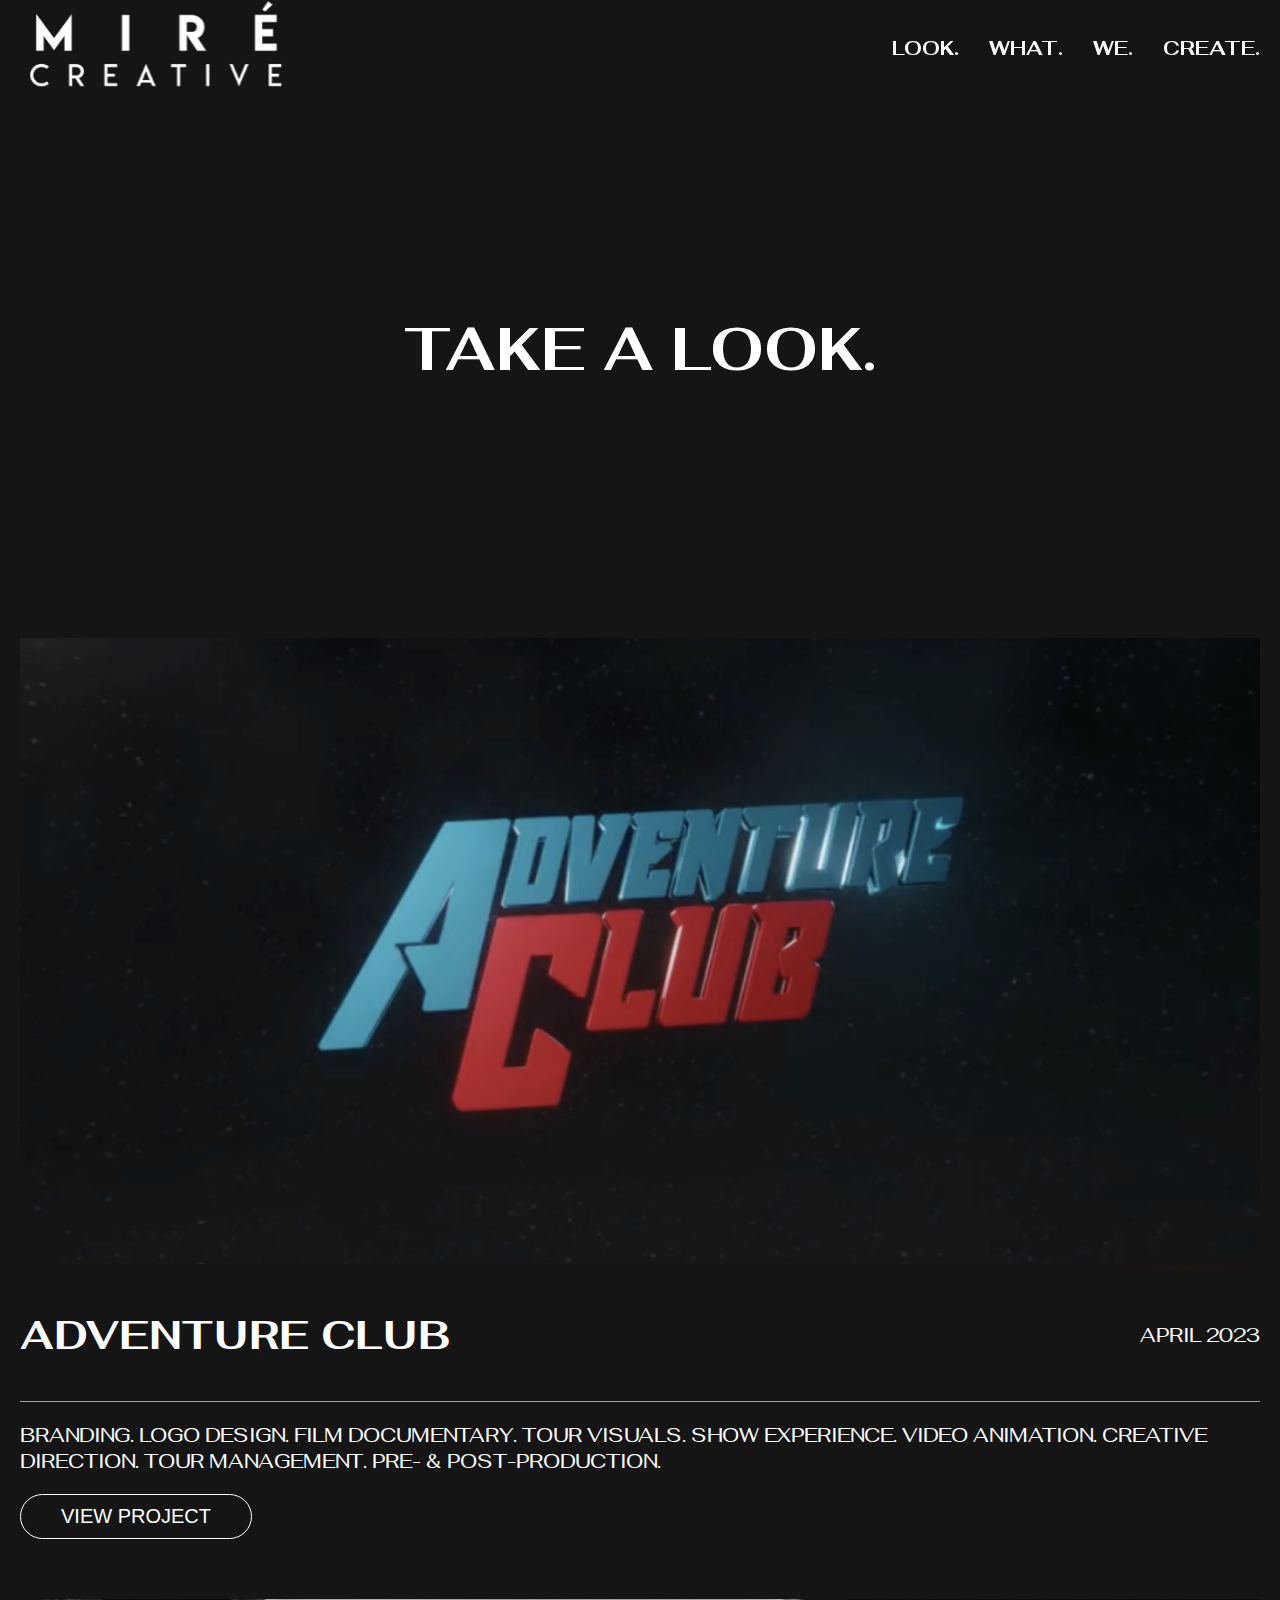
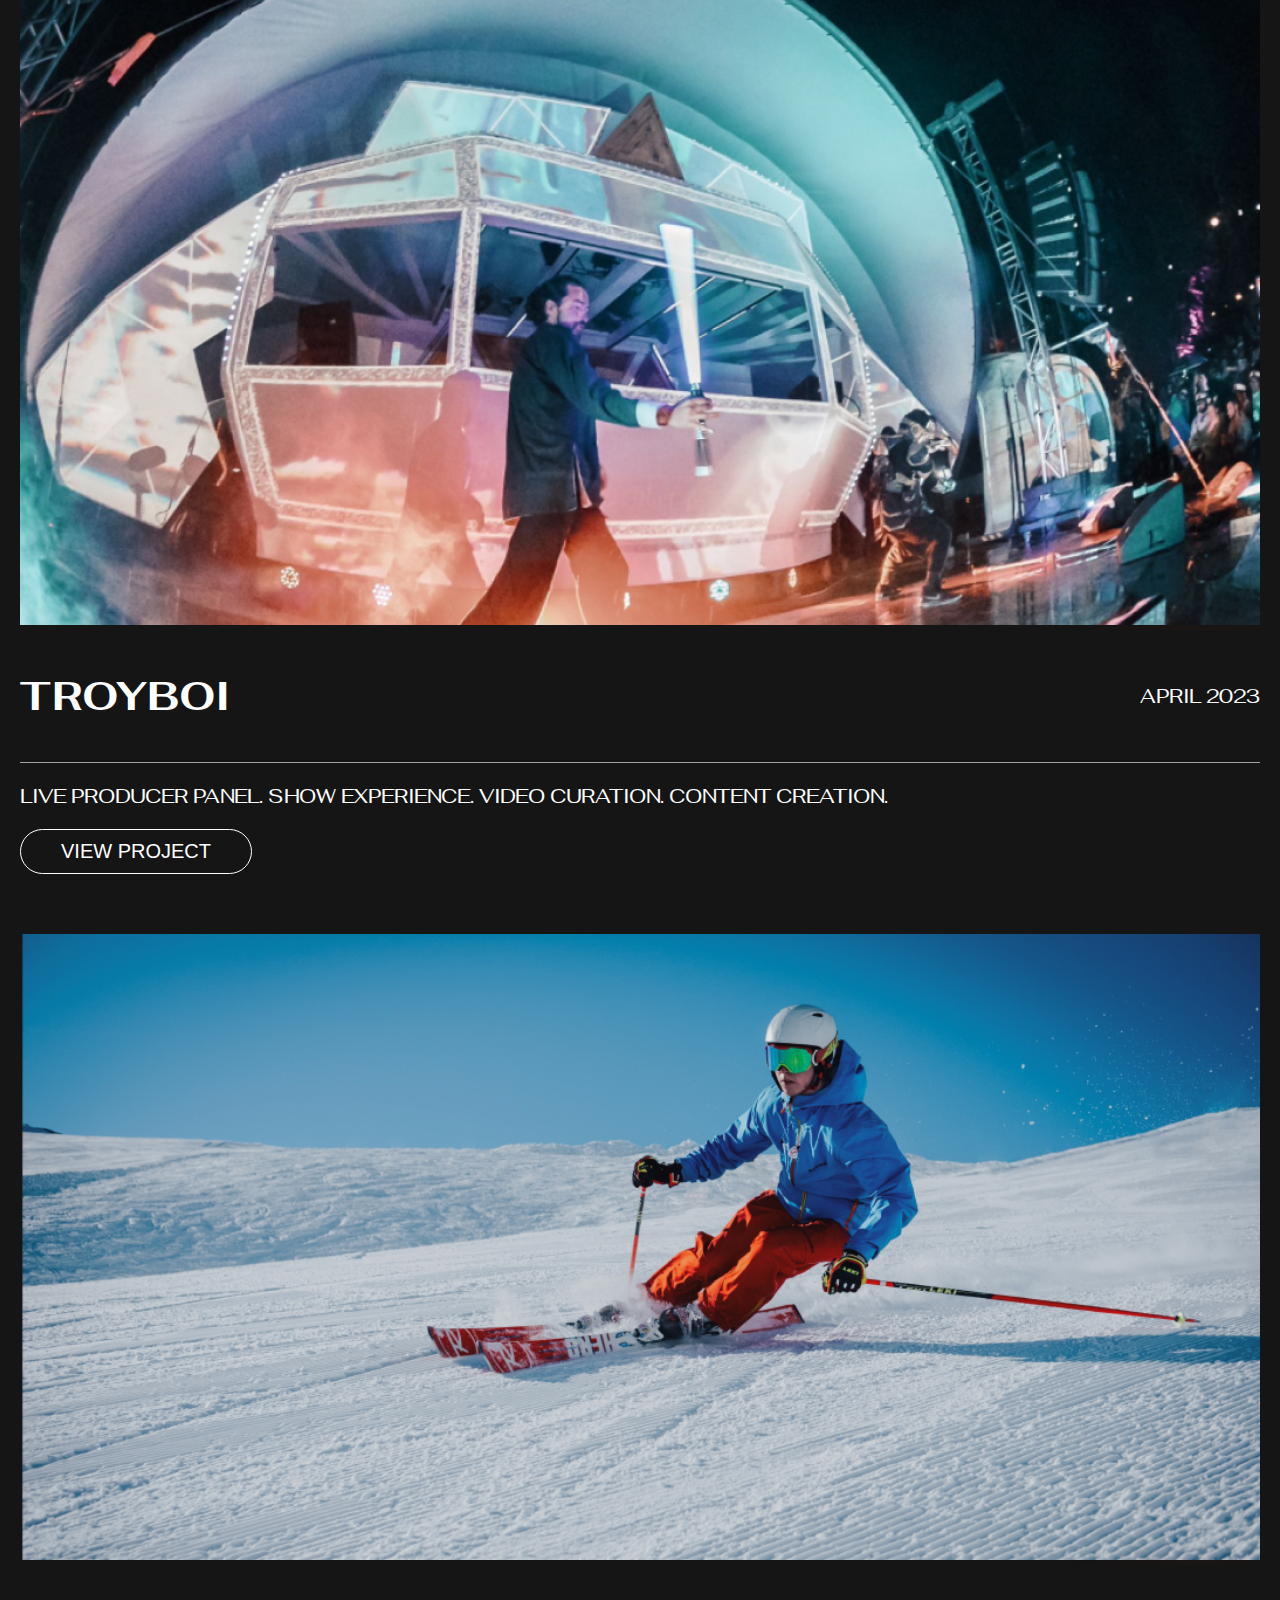
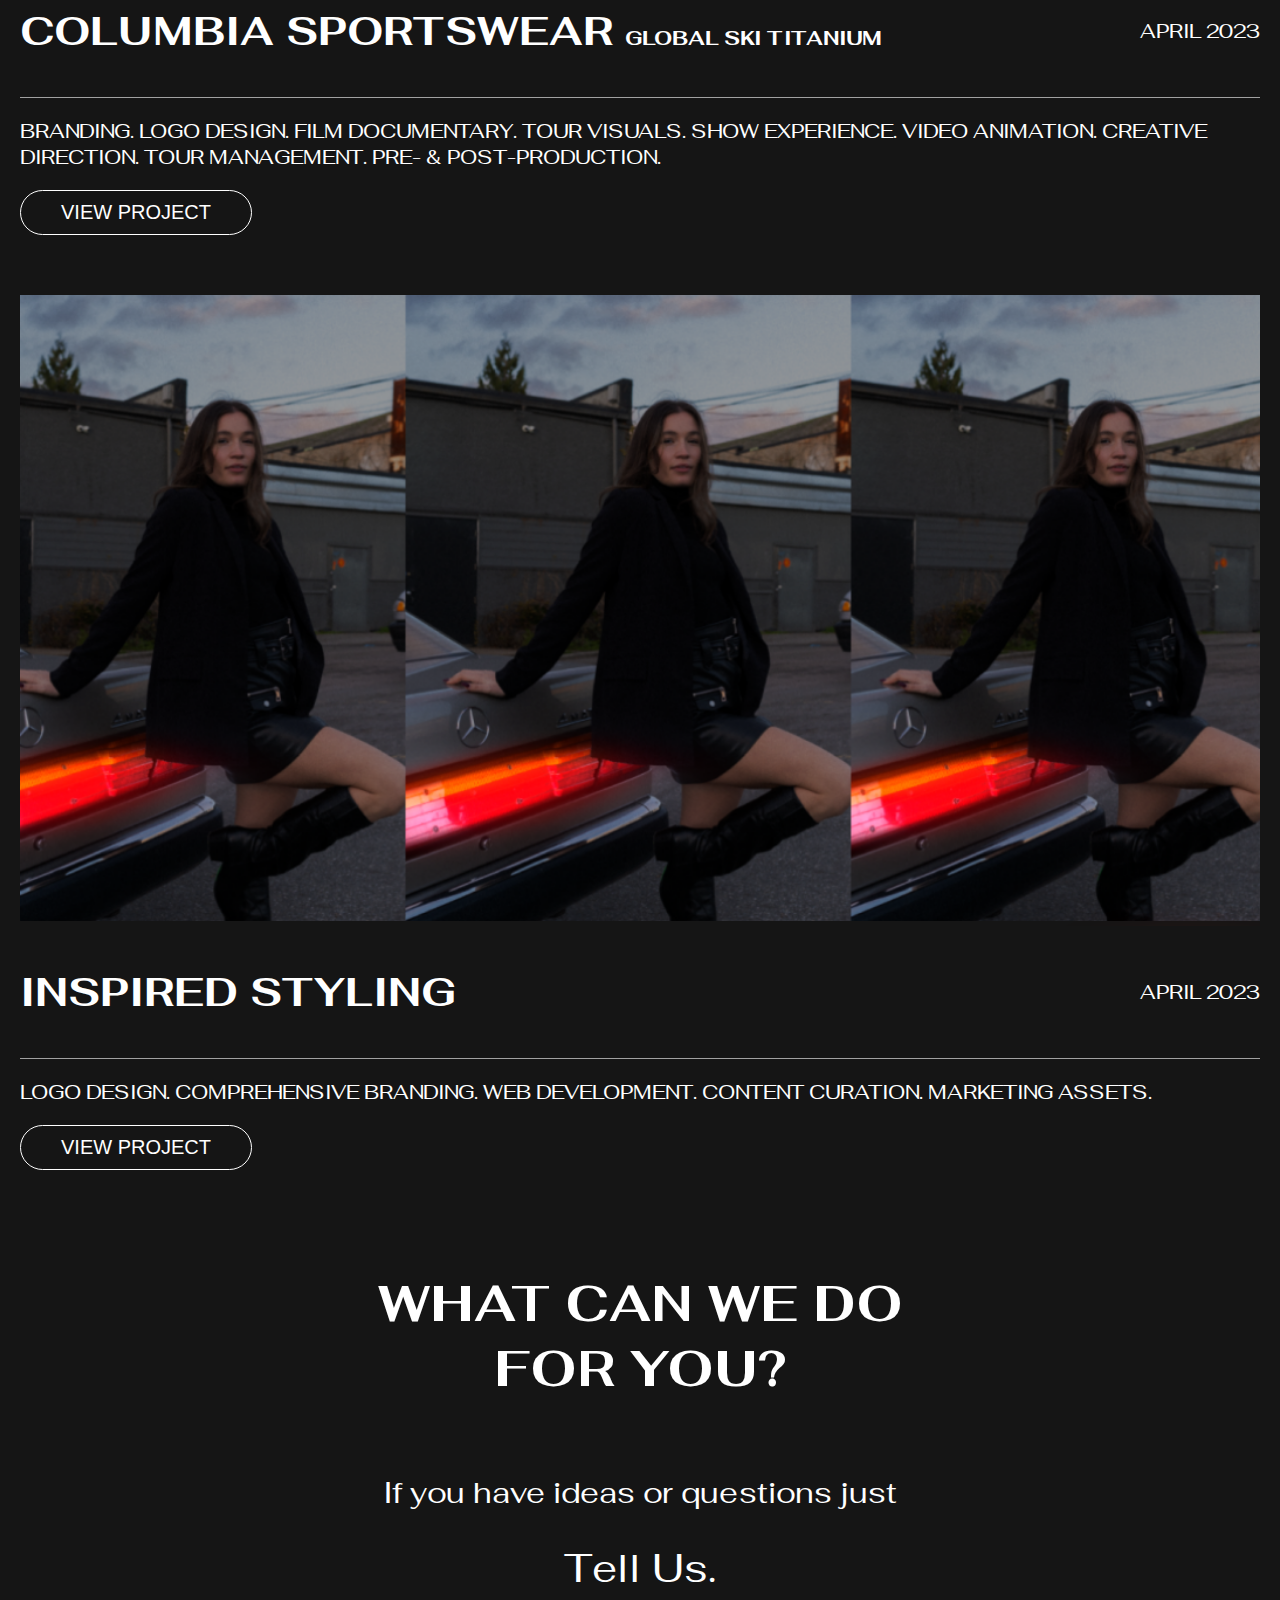
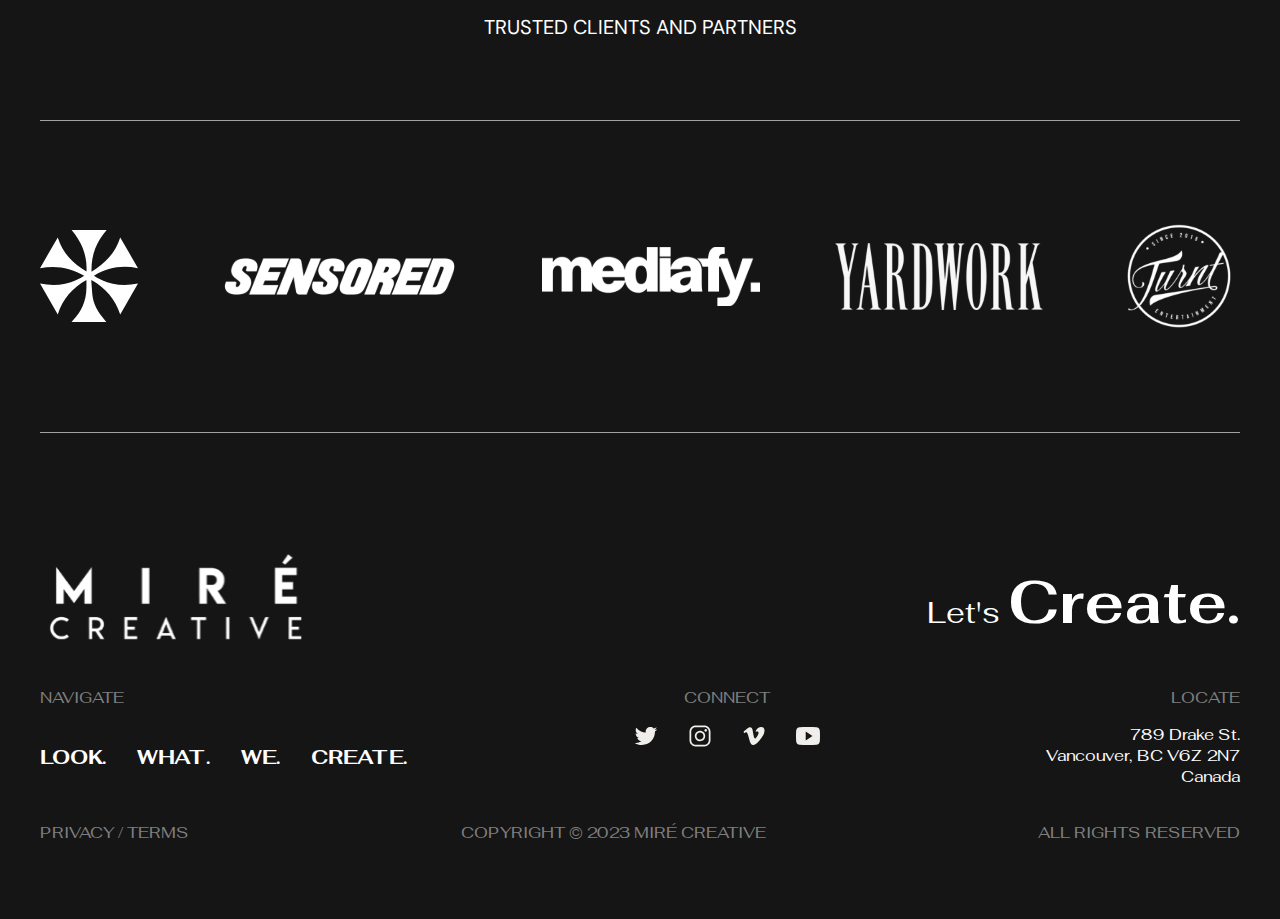
<file: take-a-look.html>
<!DOCTYPE html>
<html lang="en">
  <head>
    <meta charset="UTF-8" />
    <meta name="viewport" content="width=device-width, initial-scale=1.0" />
    <title>Document</title>
    <link
      href="https://fonts.googleapis.com/css2?family=Fahkwang:wght@400;500;600;700&display=swap"
      rel="stylesheet"
    />
    <link
      href="https://fonts.googleapis.com/css2?family=DM+Sans:opsz,wght@9..40,400;9..40,500;9..40,600&display=swap"
      rel="stylesheet"
    />
    <link rel="stylesheet" href="style.css">
    <link rel="stylesheet" href="assets/style.css">
  </head>
  <body>
    <header class="header--wrapper">
      <div class="header container">
        <a href="index.html">
          <img class="header__main-logo" src="logo-header.svg" alt="main-logo" />
        </a>
        <nav class="">
          <ul class="header__nav">
            <li class="header__nav--item header__nav--dropped-menu-container">
              Look. 
              <ul class="header__nav--dropped-menu">
                <li class="header__nav--dropped-menu-item">
                  <a href="take-a-look.html">
                    our cases
                  </a>
                </li>
                <li class="header__nav--dropped-menu-item">
                  <a href="#">
                    feature project
                  </a>
                </li>
              </ul>
            </li>
            <li class="header__nav--item toggle-text-container">
              <a href="#">
                <div class="nav__hover-text">
                  <span class="nav__visible-text">what.</span>
                  <a href="what-we-do-page.html">
                    <span class="nav__hidden-text">what we do</span>
                  </a>
                </div>
              </a>
            </li>
            <li class="header__nav--item toggle-text-container">
              <a href="#">
                <div class="nav__hover-text">
                  <span class="nav__visible-text">we.</span>
                  <a href="who-we-are-page.html">
                    <span class="nav__hidden-text">who we are</span>
                  </a>
                </div>
              </a>
            </li>
            <li class="header__nav--item header__nav--dropped-menu-container">
              Create.
              <ul class="header__nav--dropped-menu dropped-menu-position">
                <li class="header__nav--dropped-menu-item">
                  <a href="contact-us.html">
                    contact us
                  </a>
                </li>
                <li class="header__nav--dropped-menu-item">
                  <a href="#">
                    resource library
                  </a>
                </li>
              </ul>
            </li>
          </ul>
        </nav>
        <div class="burger-menu">
          <span class="burger-menu__line burger-menu__line--top"></span>
          <span class="burger-menu__line burger-menu__line--mid"></span>
          <span class="burger-menu__line burger-menu__line--bottom"></span>
        </div>
       
      </div>
      <div class="mobile-menu">
        <nav class="mobile-nav">
          <a href="index.html">
            <img class="header__main-logo--mobile" src="logo-header.svg" alt="main-logo" />
          </a>
          <ul class="mobile-menu__list">
            <li class="header__nav--item header__nav--dropped-menu-container">
              Look. 
              <ul class="header__nav--dropped-menu">
                <li class="header__nav--dropped-menu-item">
                  <a href="take-a-look.html">
                    our cases
                  </a>
                </li>
                <li class="header__nav--dropped-menu-item">
                  <a href="#">
                    feature project
                  </a>
                </li>
              </ul>
            </li>
            <li class="header__nav--item toggle-text-container">
              <a href="#">
                <div class="nav__hover-text">
                  <span class="nav__visible-text">what.</span>
                  <a href="what-we-do-page.html">
                    <span class="nav__hidden-text">what we do</span>
                  </a>
                </div>
              </a>
            </li>
            <li class="header__nav--item toggle-text-container">
              <a href="#">
                <div class="nav__hover-text">
                  <span class="nav__visible-text">we.</span>
                  <a href="who-we-are-page.html">
                    <span class="nav__hidden-text">who we are</span>
                  </a>
                </div>
              </a>
            </li>
            <li class="header__nav--item header__nav--dropped-menu-container">
              Create.
              <ul class="header__nav--dropped-menu dropped-menu-position">
                <li class="header__nav--dropped-menu-item">
                  <a href="contact-us.html">
                    contact us
                  </a>
                </li>
                <li class="header__nav--dropped-menu-item">
                  <a href="#">
                    resource library
                  </a>
                </li>
              </ul>
            </li> 
          </ul>
          <div class="header__mobile-imgs">
            <a href="#">
              <img src="logo-twitter.svg" alt="">
            </a>
            <a href="#">
              <img src="logo-instagram.svg" alt="">
            </a>
            <a href="#">
              <img src="logo-vimeo.svg" alt="">
            </a>
            <a href="#">
              <img src="logo-youtube.svg" alt="">
            </a>
          </div>  
        </nav>
        
      </div>
    </header>
    <div style="height: 120px; background: #151515"></div>

    <main>
      <section class="entry">
        <div class="container">
          <h1 class="entry__main-title text-center">TAKE A LOOK.</h1>
        </div>
      </section>

      <section class="container">
        <article class="take-a-look__item-container">
          <div class="take-a-look__item--img-container">
            <img class="take-a-look__item--img" src="./take-a-look/adventure.png" alt="">
            <div class="take-a-look__article-item__hovered-img--container">
              <div class="article-item__hovered-img--circle">
                <img class="article-item__hovered-img--arrow" src="hovered-arrow.svg" alt="">
              </div>
            </div>
            <div class="take-a-look__article-item__hovered-bg"></div>
          </div>
          <div class="take-a-look__item-text-container">
            <div class="take-a-look__item-text-container--top">
              <h3 class="take-a-look__item--title">ADVENTURE CLUB
                <span class="take-a-look__item--subtitle p-20"></span>
              </h3>
              <p class="take-a-look__item--date p-20">APRIL 2023</p>
            </div>
            <div class="take-a-look__item--tags p-20">
                <span class="take-a-look__item--tag">Branding. Logo Design.   Film Documentary.     Tour Visuals.     Show Experience.     Video Animation.    Creative Direction.     Tour Management.     Pre- & Post-Production.</span>
                <span class="take-a-look__item--tag"></span>
                <span class="take-a-look__item--tag"></span>
                <span class="take-a-look__item--tag"></span>
                <span class="take-a-look__item--tag"></span>
            </div>
          </div>
          <a href="case-page.html">
            <button class="btn">
              <span class="btn__text">VIEW PROJECT</span> 
              <div class="btn__hovered-bg btn__hovered-bg--pos-1"></div>
            </button>
          </a>
        </article>
        <article class="take-a-look__item-container">
          <div class="take-a-look__item--img-container">
            <img class="take-a-look__item--img" src="./take-a-look/take-a-look-img-2.png" alt="">
            <div class="take-a-look__article-item__hovered-img--container">
              <div class="article-item__hovered-img--circle">
                <img class="article-item__hovered-img--arrow" src="hovered-arrow.svg" alt="">
              </div>
            </div>
            <div class="take-a-look__article-item__hovered-bg"></div>
          </div>
          <div class="take-a-look__item-text-container">
            <div class="take-a-look__item-text-container--top">
              <h3 class="take-a-look__item--title">Troyboi
                <span class="take-a-look__item--subtitle p-20"></span>
              </h3>
              <p class="take-a-look__item--date p-20">APRIL 2023</p>
            </div>
            <div class="take-a-look__item--tags p-20">
                <span class="take-a-look__item--tag">Live Producer Panel.  Show Experience.  Video Curation.  Content Creation.</span>
                <span class="take-a-look__item--tag"></span>
                <span class="take-a-look__item--tag"></span>
                <span class="take-a-look__item--tag"></span>
                <span class="take-a-look__item--tag"></span>
            </div>
          </div>
          <a href="#">
            <button class="btn">
              <span class="btn__text">VIEW PROJECT</span> 
              <div class="btn__hovered-bg btn__hovered-bg--pos-1"></div>
            </button>
          </a>
        </article>
        <article class="take-a-look__item-container">
          <div class="take-a-look__item--img-container">
            <img class="take-a-look__item--img" src="./take-a-look/take-a-look-img-3.png" alt="">
            <div class="take-a-look__article-item__hovered-img--container">
              <div class="article-item__hovered-img--circle">
                <img class="article-item__hovered-img--arrow" src="hovered-arrow.svg" alt="">
              </div>
            </div>
            <div class="take-a-look__article-item__hovered-bg"></div>
          </div>
          <div class="take-a-look__item-text-container">
            <div class="take-a-look__item-text-container--top">
              <h3 class="take-a-look__item--title">Columbia Sportswear
                <span class="take-a-look__item--subtitle p-20">Global Ski Titanium</span>
              </h3>
              <p class="take-a-look__item--date p-20">APRIL 2023</p>
            </div>
            <div class="take-a-look__item--tags p-20">
                <span class="take-a-look__item--tag">Branding. Logo Design.   Film Documentary.     Tour Visuals.     Show Experience.     Video Animation.    Creative Direction.     Tour Management.     Pre- & Post-Production.</span>
                <span class="take-a-look__item--tag"></span>
                <span class="take-a-look__item--tag"></span>
                <span class="take-a-look__item--tag"></span>
                <span class="take-a-look__item--tag"></span>
            </div>
          </div>
          <a href="#">
            <button class="btn">
              <span class="btn__text">VIEW PROJECT</span> 
              <div class="btn__hovered-bg btn__hovered-bg--pos-1"></div>
            </button>
          </a>
        </article>
        <article class="take-a-look__item-container">
          <div class="take-a-look__item--img-container">
            <img class="take-a-look__item--img" src="./take-a-look/take-a-look-img-4.png" alt="">
            <div class="take-a-look__article-item__hovered-img--container">
              <div class="article-item__hovered-img--circle">
                <img class="article-item__hovered-img--arrow" src="hovered-arrow.svg" alt="">
              </div>
            </div>
            <div class="take-a-look__article-item__hovered-bg"></div>
          </div>
          <div class="take-a-look__item-text-container">
            <div class="take-a-look__item-text-container--top">
              <h3 class="take-a-look__item--title">Inspired Styling
                <span class="take-a-look__item--subtitle p-20"></span>
              </h3>
              <p class="take-a-look__item--date p-20">APRIL 2023</p>
            </div>
            <div class="take-a-look__item--tags p-20">
                <span class="take-a-look__item--tag">Logo  Design.  Comprehensive  Branding.  Web  Development.  Content  Curation.  Marketing  Assets.</span>
                <span class="take-a-look__item--tag"></span>
                <span class="take-a-look__item--tag"></span>
                <span class="take-a-look__item--tag"></span>
                <span class="take-a-look__item--tag"></span>
            </div>
          </div>
          <a href="#">
            <button class="btn">
              <span class="btn__text">VIEW PROJECT</span> 
              <div class="btn__hovered-bg btn__hovered-bg--pos-1"></div>
            </button>
          </a>
        </article>
      </section>

      <section class="container inner-container">
        <div class="bottom-text-container">
          <h2 class="bottom__title-h2">What can we do for you? </h2>
          <p class="bottom__p">If you have ideas or questions just</p>
          <a class="bottom__link" href="#">Tell Us.</a>
          <p class="p-20 font-DM">TRUSTED CLIENTS AND PARTNERS</p>
        </div>
      </section>
      <section class="container inner-container partners">
        <img src="partner-1.svg" alt="">
        <img src="partner-2.svg" alt="">
        <img src="partner-3.svg" alt="">
        <img src="partner-4.svg" alt="">
        <img src="partner-5.svg" alt="">
      </section>
    </main>

    <footer class="container inner-container footer">
      <div class="footer__item-center">
        <a href="index.html">
          <img class="header__main-logo" src="logo-header.svg" alt="main-logo" />
        </a>
        <div>
          <p class="entry__sub-title ">
            Let's <span class="entry__link footer__entry-title">Create.</span>
          </p>
        </div>
      </div>
      <div class="footer__item">
        <div>
          <p class="footer__sub-title footer__text--start">NAVIGATE</p>
          <nav class="">
            <ul class="header__nav">
              <li class="header__nav--item header__nav--dropped-menu-container">
                Look. 
                <ul class="header__nav--dropped-menu">
                  <li class="header__nav--dropped-menu-item">
                    <a href="#">
                      our cases
                    </a>
                  </li>
                  <li class="header__nav--dropped-menu-item">
                    <a href="#">
                      feature project
                    </a>
                  </li>
                </ul>
              </li>
              <li class="header__nav--item toggle-text-container">
                <a href="#">
                  <div class="nav__hover-text">
                    <span class="nav__visible-text">what.</span>
                    <a href="what-we-do-page.html">
                      <span class="nav__hidden-text">what we do</span>
                    </a>
                  </div>
                </a>
              </li>
              <li class="header__nav--item toggle-text-container">
                <a href="#">
                  <div class="nav__hover-text">
                    <span class="nav__visible-text">we.</span>
                    <a href="who-we-are-page.html">
                      <span class="nav__hidden-text">who we are</span>
                    </a>
                  </div>
                </a>
              </li>
              <li class="header__nav--item header__nav--dropped-menu-container">
                Create.
                <ul class="header__nav--dropped-menu dropped-menu-position">
                  <li class="header__nav--dropped-menu-item">
                    <a href="#">
                      contact us
                    </a>
                  </li>
                  <li class="header__nav--dropped-menu-item">
                    <a href="#">
                      resource library
                    </a>
                  </li>
                </ul>
              </li>
            </ul>
          </nav>
        </div>
        <div>
          <p class="footer__sub-title footer__text--center">CONNECT</p>
          <div class="footer__svg-container">
            
            <div class="footer__img-svg">
              <a href="#">
                <svg width="24" height="18" viewBox="0 0 24 18" fill="none" xmlns="http://www.w3.org/2000/svg">
                  <path d="M23.25 2.13282C22.406 2.49955 21.513 2.74116 20.5992 2.85001C21.5595 2.28769 22.2817 1.39434 22.6303 0.337508C21.7224 0.86841 20.7307 1.24092 19.6978 1.43907C19.2629 0.983225 18.7397 0.620588 18.1603 0.373201C17.5808 0.125814 16.9571 -0.00115656 16.327 7.93801e-06C13.7761 7.93801e-06 11.7117 2.03438 11.7117 4.54219C11.7099 4.89102 11.7499 5.23881 11.8308 5.57813C10.0016 5.49238 8.2104 5.02575 6.57187 4.2081C4.93333 3.39044 3.48351 2.23977 2.31516 0.829695C1.90527 1.52069 1.6885 2.30909 1.6875 3.11251C1.6875 4.68751 2.50922 6.07969 3.75 6.89532C3.01487 6.87787 2.29481 6.6833 1.65094 6.32813V6.38438C1.65094 8.58751 3.24469 10.4203 5.35406 10.8375C4.9574 10.9432 4.54864 10.9968 4.13812 10.9969C3.84683 10.9974 3.5562 10.9691 3.27047 10.9125C3.85687 12.7172 5.56359 14.0297 7.58531 14.0672C5.94252 15.3333 3.9256 16.0175 1.85156 16.0125C1.48341 16.012 1.11561 15.99 0.75 15.9469C2.85993 17.2942 5.31255 18.0068 7.81594 18C16.3172 18 20.9616 11.0766 20.9616 5.07188C20.9616 4.87501 20.9564 4.67813 20.947 4.48594C21.8485 3.84472 22.6283 3.04787 23.25 2.13282Z" fill="#F0EEEB"/>
                  </svg>
              </a>
            </div>
      
            <div class="footer__img-svg">
              <a href="#">
                <svg width="24" height="24" viewBox="0 0 24 24" fill="none" xmlns="http://www.w3.org/2000/svg">
                  <path d="M16.3748 3.24984C17.5342 3.25331 18.6451 3.71539 19.4648 4.53517C20.2846 5.35495 20.7467 6.46582 20.7502 7.62516V16.3748C20.7467 17.5342 20.2846 18.6451 19.4648 19.4648C18.6451 20.2846 17.5342 20.7467 16.3748 20.7502H7.62516C6.46582 20.7467 5.35495 20.2846 4.53517 19.4648C3.71539 18.6451 3.25331 17.5342 3.24984 16.3748V7.62516C3.25331 6.46582 3.71539 5.35495 4.53517 4.53517C5.35495 3.71539 6.46582 3.25331 7.62516 3.24984H16.3748ZM16.3748 1.5H7.62516C4.25625 1.5 1.5 4.25625 1.5 7.62516V16.3748C1.5 19.7437 4.25625 22.5 7.62516 22.5H16.3748C19.7437 22.5 22.5 19.7437 22.5 16.3748V7.62516C22.5 4.25625 19.7437 1.5 16.3748 1.5Z" fill="#F0EEEB"/>
                  <path d="M17.6873 7.625C17.4278 7.625 17.174 7.54802 16.9582 7.4038C16.7423 7.25959 16.5741 7.0546 16.4748 6.81477C16.3754 6.57494 16.3494 6.31104 16.4001 6.05644C16.4507 5.80184 16.5757 5.56798 16.7593 5.38442C16.9428 5.20087 17.1767 5.07586 17.4313 5.02522C17.6859 4.97458 17.9498 5.00057 18.1896 5.09991C18.4294 5.19925 18.6344 5.36748 18.7786 5.58331C18.9229 5.79915 18.9998 6.05291 18.9998 6.3125C19.0002 6.48496 18.9665 6.6558 18.9007 6.81521C18.8349 6.97462 18.7382 7.11945 18.6163 7.24141C18.4943 7.36336 18.3495 7.46002 18.1901 7.52585C18.0306 7.59168 17.8598 7.62537 17.6873 7.625ZM12 8.49969C12.6923 8.49969 13.369 8.70497 13.9446 9.08957C14.5202 9.47417 14.9688 10.0208 15.2337 10.6604C15.4986 11.3 15.568 12.0037 15.4329 12.6827C15.2978 13.3617 14.9645 13.9853 14.475 14.4748C13.9855 14.9643 13.3618 15.2977 12.6828 15.4327C12.0039 15.5678 11.3001 15.4985 10.6606 15.2336C10.021 14.9686 9.47433 14.52 9.08973 13.9444C8.70513 13.3688 8.49985 12.6921 8.49985 11.9998C8.50084 11.0718 8.86992 10.1821 9.52611 9.52596C10.1823 8.86976 11.072 8.50068 12 8.49969ZM12 6.74984C10.9617 6.74984 9.94662 7.05775 9.08326 7.63463C8.2199 8.21151 7.54699 9.03144 7.14963 9.99076C6.75227 10.9501 6.64831 12.0057 6.85088 13.0241C7.05345 14.0425 7.55347 14.9779 8.28769 15.7122C9.02192 16.4464 9.95738 16.9464 10.9758 17.149C11.9942 17.3515 13.0498 17.2476 14.0091 16.8502C14.9684 16.4529 15.7883 15.7799 16.3652 14.9166C16.9421 14.0532 17.25 13.0382 17.25 11.9998C17.25 10.6075 16.6969 9.2721 15.7123 8.28753C14.7277 7.30297 13.3924 6.74984 12 6.74984Z" fill="#F0EEEB"/>
                </svg>
              </a>
            </div>
            <div class="footer__img-svg">
              <a href="#">
                <svg width="24" height="24" viewBox="0 0 24 24" fill="none" xmlns="http://www.w3.org/2000/svg">
                  <path d="M22.3542 5.34401C22.1198 4.2476 21.5334 3.5262 20.4506 3.1751C19.3678 2.82401 17.4075 2.96417 16.0387 3.96213C14.783 4.87667 13.8703 6.51307 13.5075 7.63151C13.4968 7.66473 13.4956 7.70027 13.504 7.73413C13.5124 7.768 13.5301 7.79884 13.5551 7.8232C13.5801 7.84755 13.6114 7.86445 13.6455 7.87199C13.6795 7.87953 13.715 7.87742 13.748 7.86588C14.2528 7.68776 14.7661 7.53307 15.3417 7.56354C16.0448 7.60104 16.4906 8.12604 16.5094 8.74901C16.5234 9.20792 16.5 9.6251 16.3406 10.0465C15.8372 11.3909 15.0464 12.6931 14.1117 13.8317C13.9709 14.001 13.8139 14.1563 13.643 14.2953C13.1644 14.6839 12.7612 14.5812 12.4519 14.0515C12.1987 13.616 12.03 13.1665 11.88 12.6884C11.2987 10.8289 11.092 8.89901 10.7639 6.99214C10.6092 6.07901 10.4358 5.12792 9.92016 4.32682C9.37641 3.49292 8.57906 3.17464 7.57641 3.29557C6.88734 3.37995 5.84625 4.11542 5.33531 4.5326C5.33531 4.5326 2.71031 6.72963 1.5 7.87713L2.49375 9.14276C2.49375 9.14276 3.33328 8.55729 3.78328 8.28542C4.05047 8.12651 4.36453 8.0937 4.58953 8.29479C4.80094 8.4776 5.04 8.71667 5.16656 8.95573C5.43375 9.45682 5.69156 9.98135 5.85563 10.5199C6.47437 12.5951 7.05141 14.6749 7.62797 16.7646C7.92328 17.8324 8.27953 18.8351 8.94047 19.7435C9.84563 20.9899 10.7972 21.2754 12.2648 20.7509C13.4559 20.3248 14.4497 19.5237 15.3586 18.6945C16.9106 17.2798 18.1298 15.6307 19.3673 13.9535C20.3241 12.6565 21.1162 11.344 21.7772 9.87776C22.4292 8.42557 22.687 6.90307 22.3542 5.34401Z" fill="#F0EEEB"/>
                  </svg>
              </a>
            </div>
            <div class="footer__img-svg">
              <a href="#">
                <svg width="24" height="24" viewBox="0 0 24 24" fill="none" xmlns="http://www.w3.org/2000/svg">
                  <path d="M23.8428 6.97453C23.8428 4.86516 22.2912 3.16828 20.374 3.16828C17.7772 3.04687 15.1287 3 12.4222 3H11.5784C8.87841 3 6.22529 3.04687 3.62841 3.16875C1.71591 3.16875 0.164348 4.875 0.164348 6.98437C0.0471601 8.65266 -0.00252745 10.3214 0.000285051 11.9902C-0.00440245 13.6589 0.0487226 15.3292 0.15966 17.0011C0.15966 19.1105 1.71122 20.8214 3.62372 20.8214C6.35185 20.948 9.15028 21.0042 11.9956 20.9995C14.8456 21.0089 17.6362 20.9495 20.3675 20.8214C22.2847 20.8214 23.8362 19.1105 23.8362 17.0011C23.9487 15.3277 24.0003 13.6589 23.9956 11.9855C24.0062 10.3167 23.9553 8.64641 23.8428 6.97453ZM9.70341 16.5886V7.37766L16.5003 11.9808L9.70341 16.5886Z" fill="#F0EEEB"/>
                </svg>
              </a>
                
            </div>
          </div>
        </div>
        <div>
          <p class="footer__sub-title footer__text--end">locate</p>
          <div class="footer__locate-text">
            <span>789 Drake St.</span>
            <span>Vancouver, BC V6Z 2N7</span>
            <span>Canada</span>
          </div>
        </div>
      </div>
      <div class="footer__item">
        <p class="footer__sub-title">Privacy / terms</p>
        <p class="footer__sub-title">Copyright © 2023 Miré Creative</p>
        <p class="footer__sub-title">All Rights Reserved</p>
      </div>
    </footer>

    <script src="script.js"></script>
  </body>
</html>
</file>
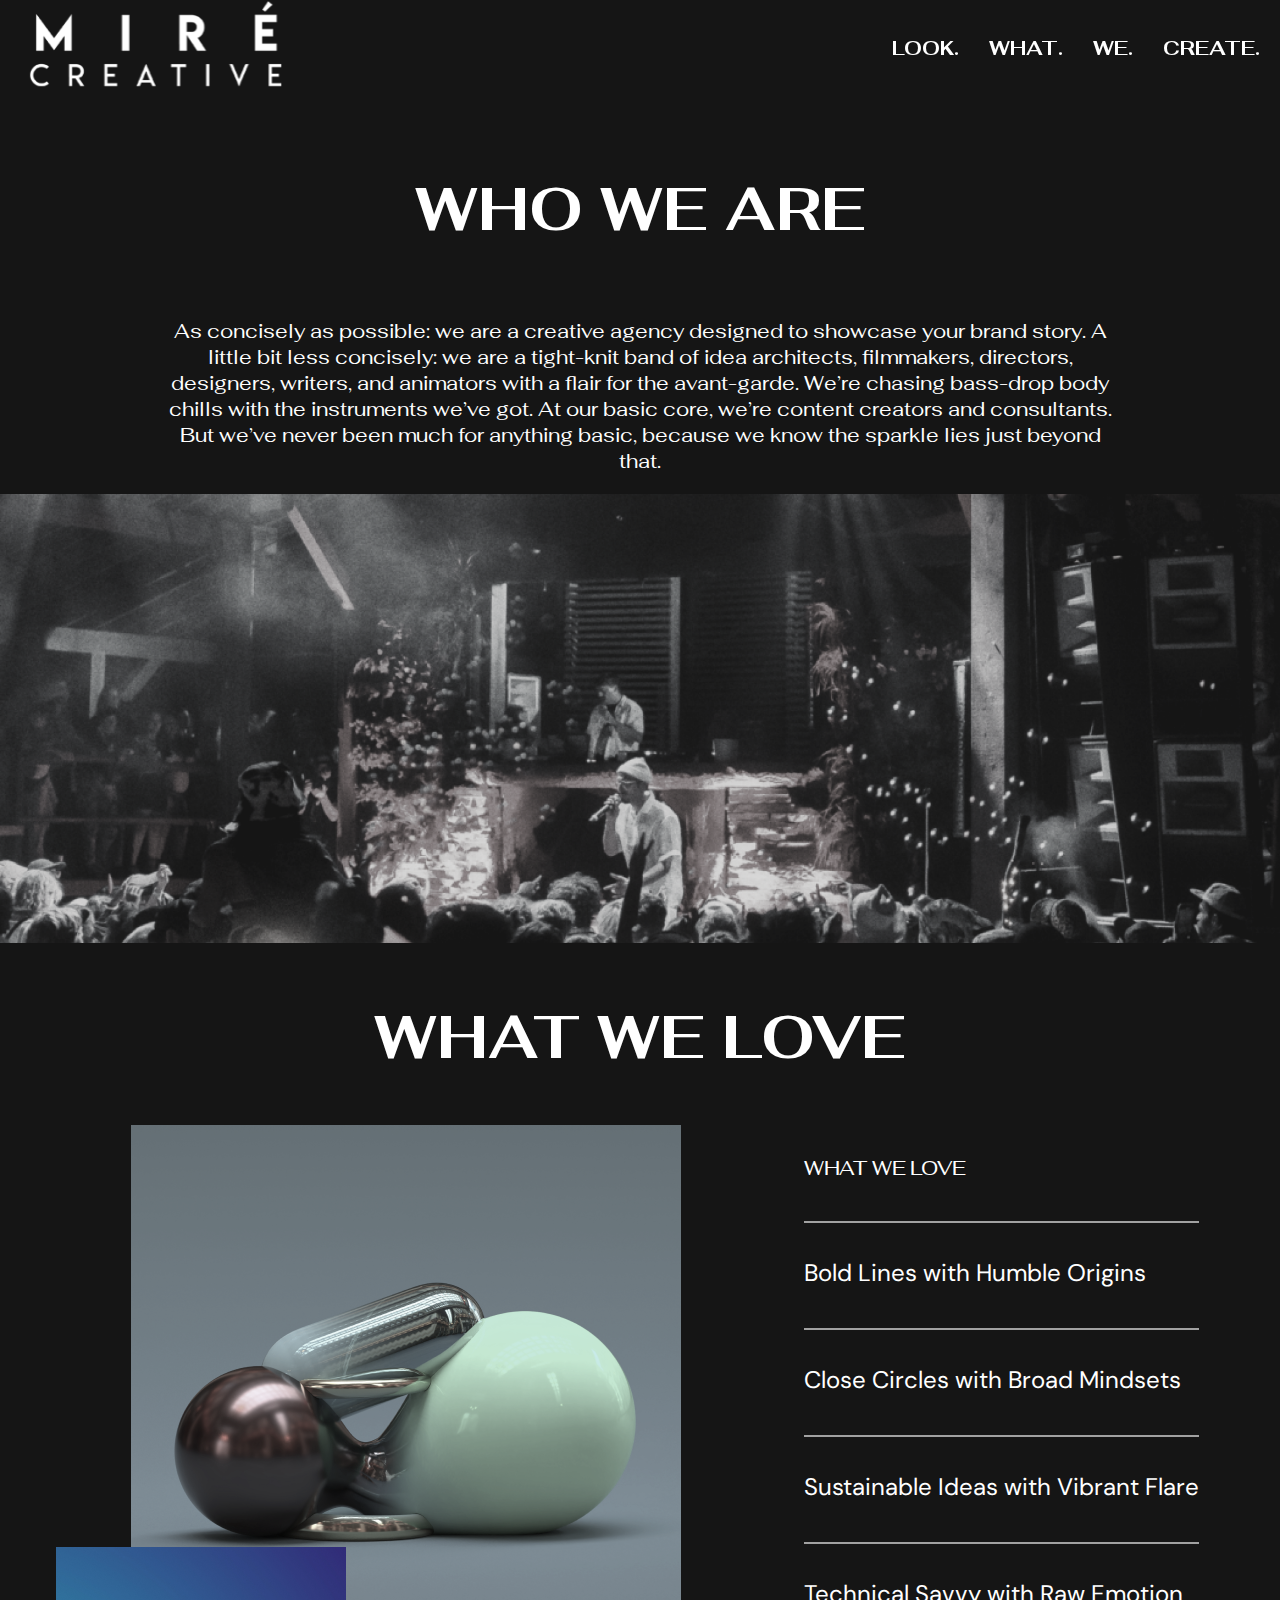
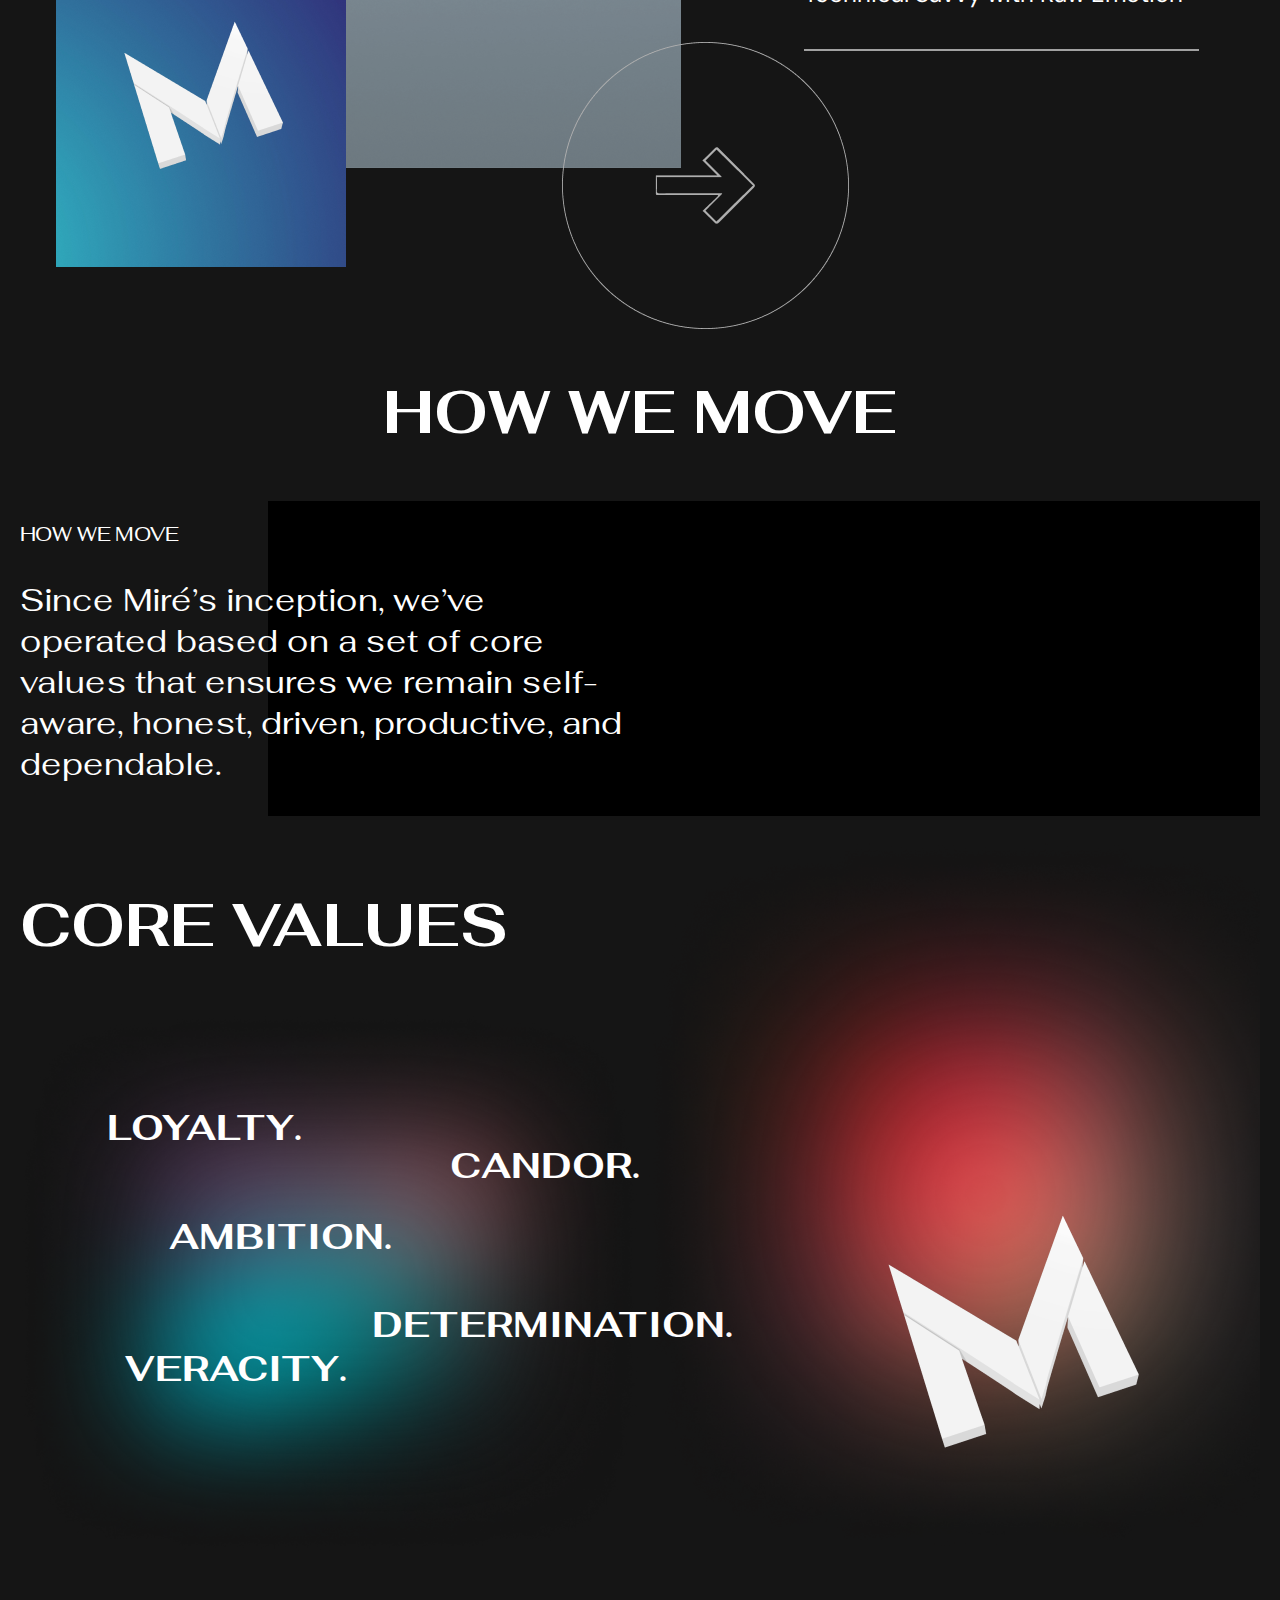
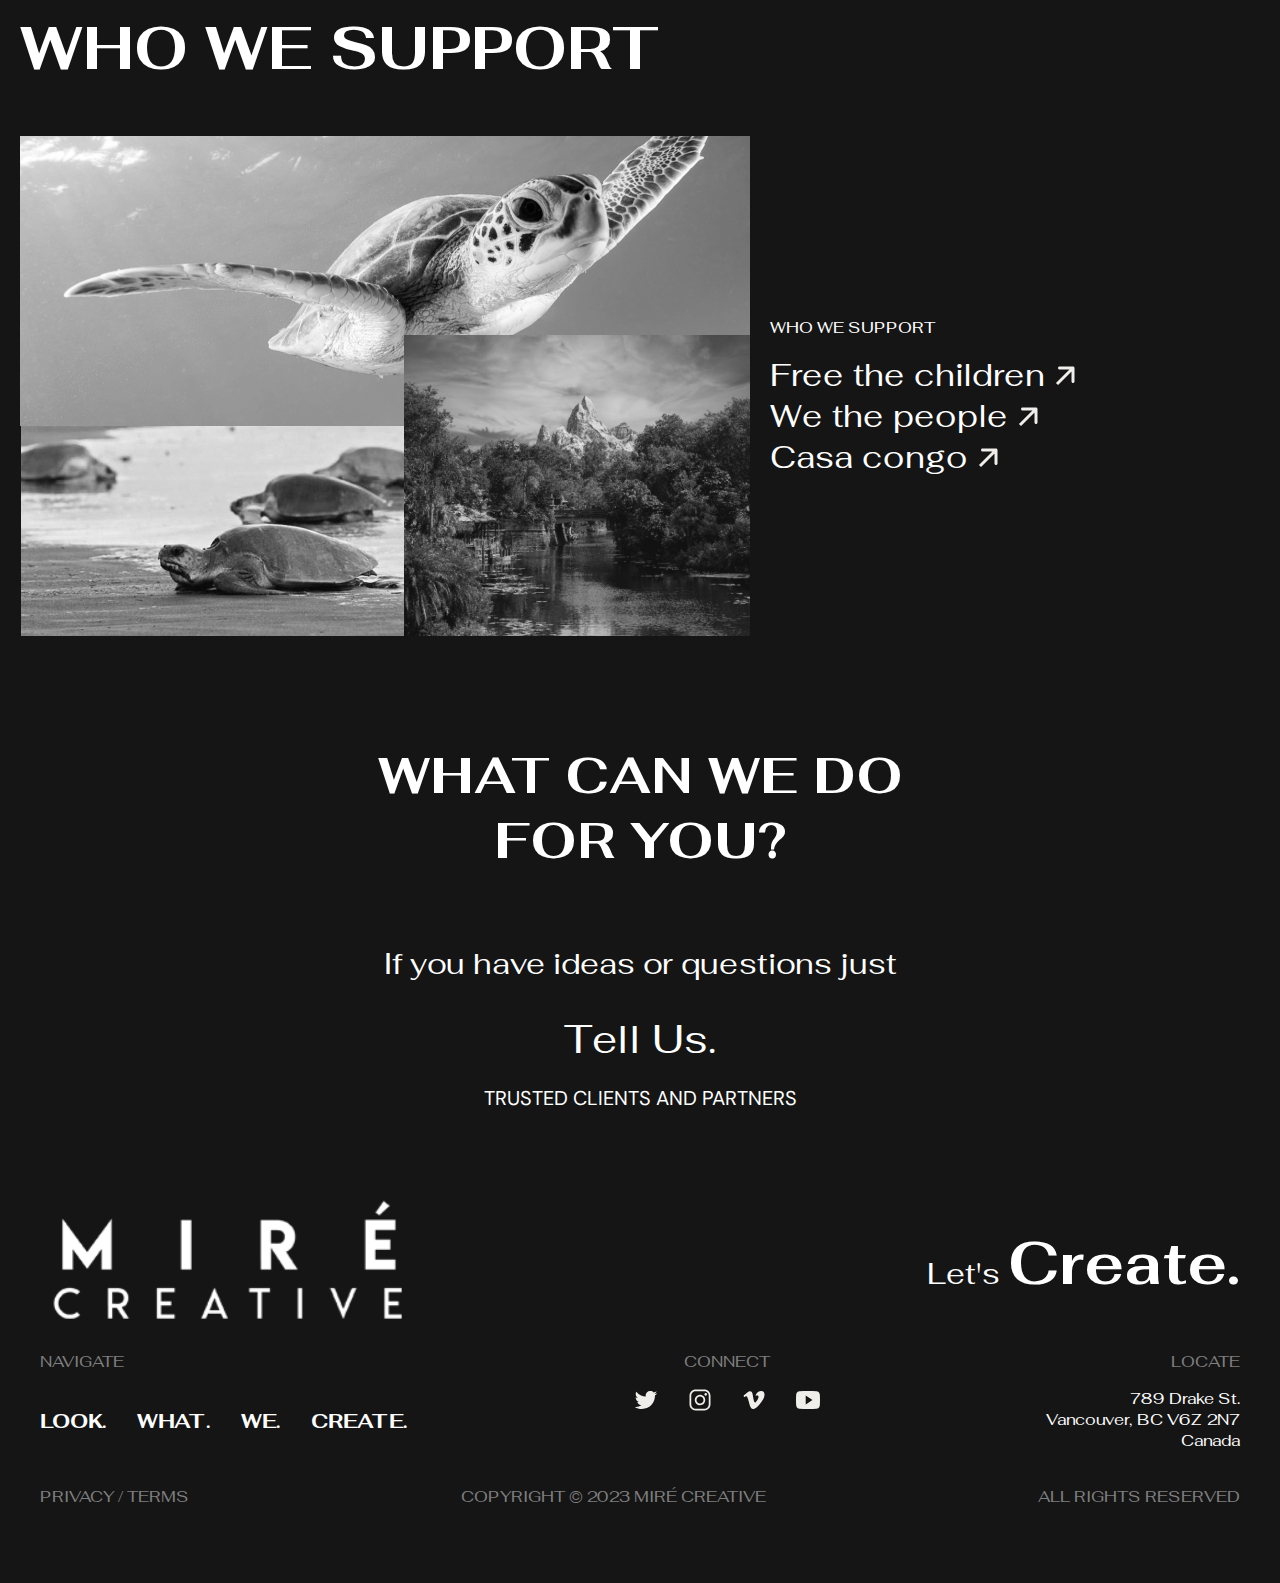
<file: who-we-are-page.html>
<!DOCTYPE html>
<html lang="en">
  <head>
    <meta charset="UTF-8" />
    <meta name="viewport" content="width=device-width, initial-scale=1.0" />
    <title>Document</title>
    <link
      href="https://fonts.googleapis.com/css2?family=Fahkwang:wght@400;500;600;700&display=swap"
      rel="stylesheet"
    />
    <link
      href="https://fonts.googleapis.com/css2?family=DM+Sans:opsz,wght@9..40,400;9..40,500;9..40,600&display=swap"
      rel="stylesheet"
    />
    <link rel="stylesheet" href="style.css">
    <link rel="stylesheet" href="./assets/style.css">
  </head>
  <body>
    <header class="header--wrapper">
      <div class="header container">
        <a href="index.html">
          <img class="header__main-logo" src="logo-header.svg" alt="main-logo" />
        </a>
        <nav class="">
          <ul class="header__nav">
            <li class="header__nav--item header__nav--dropped-menu-container">
              Look. 
              <ul class="header__nav--dropped-menu">
                <li class="header__nav--dropped-menu-item">
                  <a href="#">
                    our cases
                  </a>
                </li>
                <li class="header__nav--dropped-menu-item">
                  <a href="#">
                    feature project
                  </a>
                </li>
              </ul>
            </li>
            <li class="header__nav--item toggle-text-container">
              <a href="#">
                <div class="nav__hover-text">
                  <span class="nav__visible-text">what.</span>
                  <a href="what-we-do-page.html">
                    <span class="nav__hidden-text">what we do</span>
                  </a>
                </div>
              </a>
            </li>
            <li class="header__nav--item toggle-text-container">
              <a href="#">
                <div class="nav__hover-text">
                  <span class="nav__visible-text">we.</span>
                  <a href="who-we-are-page.html">
                    <span class="nav__hidden-text">who we are</span>
                  </a>
                </div>
              </a>
            </li>
            <li class="header__nav--item header__nav--dropped-menu-container">
              Create.
              <ul class="header__nav--dropped-menu dropped-menu-position">
                <li class="header__nav--dropped-menu-item">
                  <a href="#">
                    contact us
                  </a>
                </li>
                <li class="header__nav--dropped-menu-item">
                  <a href="#">
                    resource library
                  </a>
                </li>
              </ul>
            </li>
          </ul>
        </nav>
        <div class="burger-menu">
          <span class="burger-menu__line burger-menu__line--top"></span>
          <span class="burger-menu__line burger-menu__line--mid"></span>
          <span class="burger-menu__line burger-menu__line--bottom"></span>
        </div>
       
      </div>
      <div class="mobile-menu">
        <nav class="mobile-nav">
          <a href="index.html">
            <img class="header__main-logo--mobile" src="logo-header.svg" alt="main-logo" />
          </a>
          <ul class="mobile-menu__list">
            <li class="header__nav--item header__nav--dropped-menu-container">
              Look. 
              <ul class="header__nav--dropped-menu">
                <li class="header__nav--dropped-menu-item">
                  <a href="#">
                    our cases
                  </a>
                </li>
                <li class="header__nav--dropped-menu-item">
                  <a href="#">
                    feature project
                  </a>
                </li>
              </ul>
            </li>
            <li class="header__nav--item toggle-text-container">
              <a href="#">
                <div class="nav__hover-text">
                  <span class="nav__visible-text">what.</span>
                  <a href="what-we-do-page.html">
                    <span class="nav__hidden-text">what we do</span>
                  </a>
                </div>
              </a>
            </li>
            <li class="header__nav--item toggle-text-container">
              <a href="#">
                <div class="nav__hover-text">
                  <span class="nav__visible-text">we.</span>
                  <a href="who-we-are-page.html">
                    <span class="nav__hidden-text">who we are</span>
                  </a>
                </div>
              </a>
            </li>
            <li class="header__nav--item header__nav--dropped-menu-container">
              Create.
              <ul class="header__nav--dropped-menu dropped-menu-position">
                <li class="header__nav--dropped-menu-item">
                  <a href="#">
                    contact us
                  </a>
                </li>
                <li class="header__nav--dropped-menu-item">
                  <a href="#">
                    resource library
                  </a>
                </li>
              </ul>
            </li> 
          </ul>
          <div class="header__mobile-imgs">
            <a href="#">
              <img src="logo-twitter.svg" alt="">
            </a>
            <a href="#">
              <img src="logo-instagram.svg" alt="">
            </a>
            <a href="#">
              <img src="logo-vimeo.svg" alt="">
            </a>
            <a href="#">
              <img src="logo-youtube.svg" alt="">
            </a>
          </div>  
        </nav>
        
      </div>
    </header>
    <div style="height: 120px; background: #151515"></div>

    <main>
      <section>
        <div class="container what-we-do__entry">
          <h2 class="entry__main-title text-center">Who we are</h2>
          <p class="p-20 what-we-do__entry-text">As concisely as possible: we are a creative agency designed to showcase your brand story. A little bit less concisely: we are a tight-knit band of idea architects, filmmakers, directors, designers, writers, and animators with a flair for the avant-garde. We’re chasing bass-drop body chills with the instruments we’ve got. At our basic core, we’re content creators and consultants. But we’ve never been much for anything basic, because we know the sparkle lies just beyond that.</p>
        </div>
        <img class="what-we-do__entry-img" src="./who-we-are/assets/images/who-we-are-1st-image.png" alt="">
      </section>

      <section class="container">
        <h2 class="entry__main-title text-center">what we love</h2>
        <div class="flex-container what-we-love__container">
         
          <div class="what-we-love__image-container">
            <img class="what-we-love__img" src="./who-we-are/assets/images/what-we-love-img-1.png" alt="">
            <img class="what-we-love__float-img" src="./who-we-are/assets/images/what-we-love-img-2.png" alt="">
            <img class="what-we-love__float-arrow" src="./who-we-are/assets/images/what-we-love-arrow.png" alt="">
          </div>
          <div class="what-we-love__text-container">
            <p class="p-20">what we love</p>
            <p>Bold Lines with Humble Origins</p>
            <p>Close Circles with Broad Mindsets</p>
            <p>Sustainable Ideas with Vibrant Flare</p>
            <p>Technical Savvy with Raw Emotion</p>
          </div>
        </div>
      </section>
      
      <section class="container how-we-move__container">
        <h2 class="entry__main-title text-center">How We Move</h2>
        <div class="flex-container how-we-move__inner-container">
          <div class="how-we-move__text-container">
            <p class="p-20 how-we-move__text-container--title">How We Move</p>
            <p class="how-we-move__text-container--description">Since Miré’s inception, we’ve operated based on a set of core values that ensures we remain self-aware, honest, driven, productive, and dependable.</p>
          </div>
          <div class="how-we-move__video-container"></div>
        </div>
      </section>

      <section class="container">
        <div class="flex-container">
          <div class="core-values__left">
            <h2 class="entry__main-title">Core Values</h2>
            <div class="core-values__float-container">
              <p class="core-values__float-text-1">Loyalty.</p>
              <p class="core-values__float-text-2">Candor.</p>
              <p class="core-values__float-text-3">Ambition.</p>
              <p class="core-values__float-text-4">Determination.</p>
              <p class="core-values__float-text-5">Veracity.</p>
              <img class="core-values__left--img" src="./who-we-are/assets/images/core-values-gloay-image-right.png" alt="">
            </div>
          </div>
          <div class="core-values__right">
            <div>
              <div class="core-values__float-container">
                <img class="core-values__float-image" src="./who-we-are/assets/images/core-values-float-image.png" alt="">
                <img class="core-values__left--img" src="./who-we-are/assets/images/core-values-gloay-image-left.png" alt="">
              </div>
            </div>
          </div>
        </div>
      </section>

      <section class="container">
        <h2 class="entry__main-title text-start">Who We Support</h2>
        <div class="flex-container who-we-support__container">
          <div class="who-we-support__img-container">
            <img class="who-we-support__img" src="./who-we-are/assets/images/who-we-support-img.png" alt="">
          </div>
          <div class="who-we-support__text-container">
            <p>Who We Support</p>
            <div>
              <a href="">
                <span>Free the children</span>
                <img src="./who-we-are/assets/images/who-we-support-arrow.svg" alt="">
              </a>
            </div>
            <div>
              <a href="">
                <span>We the people</span>
                <img src="./who-we-are/assets/images/who-we-support-arrow.svg" alt="">
              </a>
            </div>
            <div>
              <a href="">
                <span>Casa congo</span>
                <img src="./who-we-are/assets/images/who-we-support-arrow.svg" alt="">
              </a>
            </div>
          </div>
        </div>
      </section>

      <section class="container inner-container">
        <div class="bottom-text-container">
          <h2 class="bottom__title-h2">What can we do for you? </h2>
          <p class="bottom__p">If you have ideas or questions just</p>
          <a class="bottom__link" href="#">Tell Us.</a>
          <p class="p-20 font-DM">TRUSTED CLIENTS AND PARTNERS</p>
        </div>
      </section>

    </main>

    <footer class="container inner-container footer">
      <div class="footer__item-center">
        <img class="footer-main-logo" src="logo-footer.svg" alt="main-logo-footer">
        <div>
          <p class="entry__sub-title ">
            Let's <span class="entry__link footer__entry-title">Create.</span>
          </p>
        </div>
      </div>
      <div class="footer__item">
        <div>
          <p class="footer__sub-title footer__text--start">NAVIGATE</p>
          <nav class="">
            <ul class="header__nav">
              <li class="header__nav--item header__nav--dropped-menu-container">
                Look. 
                <ul class="header__nav--dropped-menu">
                  <li class="header__nav--dropped-menu-item">
                    <a href="#">
                      our cases
                    </a>
                  </li>
                  <li class="header__nav--dropped-menu-item">
                    <a href="#">
                      feature project
                    </a>
                  </li>
                </ul>
              </li>
              <li class="header__nav--item toggle-text-container">
                <a href="#">
                  <div class="nav__hover-text">
                    <span class="nav__visible-text">what.</span>
                    <span class="nav__hidden-text">what we do</span>
                  </div>
                </a>
              </li>
              <li class="header__nav--item toggle-text-container">
                <a href="#">
                  <div class="nav__hover-text">
                    <span class="nav__visible-text">we.</span>
                    <span class="nav__hidden-text">who we are</span>
                  </div>
                </a>
              </li>
              <li class="header__nav--item header__nav--dropped-menu-container">
                Create.
                <ul class="header__nav--dropped-menu dropped-menu-position">
                  <li class="header__nav--dropped-menu-item">
                    <a href="#">
                      contact us
                    </a>
                  </li>
                  <li class="header__nav--dropped-menu-item">
                    <a href="#">
                      resource library
                    </a>
                  </li>
                </ul>
              </li>
            </ul>
          </nav>
        </div>
        <div>
          <p class="footer__sub-title footer__text--center">CONNECT</p>
          <div class="footer__svg-container">
            
            <div class="footer__img-svg">
              <a href="#">
                <svg width="24" height="18" viewBox="0 0 24 18" fill="none" xmlns="http://www.w3.org/2000/svg">
                  <path d="M23.25 2.13282C22.406 2.49955 21.513 2.74116 20.5992 2.85001C21.5595 2.28769 22.2817 1.39434 22.6303 0.337508C21.7224 0.86841 20.7307 1.24092 19.6978 1.43907C19.2629 0.983225 18.7397 0.620588 18.1603 0.373201C17.5808 0.125814 16.9571 -0.00115656 16.327 7.93801e-06C13.7761 7.93801e-06 11.7117 2.03438 11.7117 4.54219C11.7099 4.89102 11.7499 5.23881 11.8308 5.57813C10.0016 5.49238 8.2104 5.02575 6.57187 4.2081C4.93333 3.39044 3.48351 2.23977 2.31516 0.829695C1.90527 1.52069 1.6885 2.30909 1.6875 3.11251C1.6875 4.68751 2.50922 6.07969 3.75 6.89532C3.01487 6.87787 2.29481 6.6833 1.65094 6.32813V6.38438C1.65094 8.58751 3.24469 10.4203 5.35406 10.8375C4.9574 10.9432 4.54864 10.9968 4.13812 10.9969C3.84683 10.9974 3.5562 10.9691 3.27047 10.9125C3.85687 12.7172 5.56359 14.0297 7.58531 14.0672C5.94252 15.3333 3.9256 16.0175 1.85156 16.0125C1.48341 16.012 1.11561 15.99 0.75 15.9469C2.85993 17.2942 5.31255 18.0068 7.81594 18C16.3172 18 20.9616 11.0766 20.9616 5.07188C20.9616 4.87501 20.9564 4.67813 20.947 4.48594C21.8485 3.84472 22.6283 3.04787 23.25 2.13282Z" fill="#F0EEEB"/>
                  </svg>
              </a>
            </div>
      
            <div class="footer__img-svg">
              <a href="#">
                <svg width="24" height="24" viewBox="0 0 24 24" fill="none" xmlns="http://www.w3.org/2000/svg">
                  <path d="M16.3748 3.24984C17.5342 3.25331 18.6451 3.71539 19.4648 4.53517C20.2846 5.35495 20.7467 6.46582 20.7502 7.62516V16.3748C20.7467 17.5342 20.2846 18.6451 19.4648 19.4648C18.6451 20.2846 17.5342 20.7467 16.3748 20.7502H7.62516C6.46582 20.7467 5.35495 20.2846 4.53517 19.4648C3.71539 18.6451 3.25331 17.5342 3.24984 16.3748V7.62516C3.25331 6.46582 3.71539 5.35495 4.53517 4.53517C5.35495 3.71539 6.46582 3.25331 7.62516 3.24984H16.3748ZM16.3748 1.5H7.62516C4.25625 1.5 1.5 4.25625 1.5 7.62516V16.3748C1.5 19.7437 4.25625 22.5 7.62516 22.5H16.3748C19.7437 22.5 22.5 19.7437 22.5 16.3748V7.62516C22.5 4.25625 19.7437 1.5 16.3748 1.5Z" fill="#F0EEEB"/>
                  <path d="M17.6873 7.625C17.4278 7.625 17.174 7.54802 16.9582 7.4038C16.7423 7.25959 16.5741 7.0546 16.4748 6.81477C16.3754 6.57494 16.3494 6.31104 16.4001 6.05644C16.4507 5.80184 16.5757 5.56798 16.7593 5.38442C16.9428 5.20087 17.1767 5.07586 17.4313 5.02522C17.6859 4.97458 17.9498 5.00057 18.1896 5.09991C18.4294 5.19925 18.6344 5.36748 18.7786 5.58331C18.9229 5.79915 18.9998 6.05291 18.9998 6.3125C19.0002 6.48496 18.9665 6.6558 18.9007 6.81521C18.8349 6.97462 18.7382 7.11945 18.6163 7.24141C18.4943 7.36336 18.3495 7.46002 18.1901 7.52585C18.0306 7.59168 17.8598 7.62537 17.6873 7.625ZM12 8.49969C12.6923 8.49969 13.369 8.70497 13.9446 9.08957C14.5202 9.47417 14.9688 10.0208 15.2337 10.6604C15.4986 11.3 15.568 12.0037 15.4329 12.6827C15.2978 13.3617 14.9645 13.9853 14.475 14.4748C13.9855 14.9643 13.3618 15.2977 12.6828 15.4327C12.0039 15.5678 11.3001 15.4985 10.6606 15.2336C10.021 14.9686 9.47433 14.52 9.08973 13.9444C8.70513 13.3688 8.49985 12.6921 8.49985 11.9998C8.50084 11.0718 8.86992 10.1821 9.52611 9.52596C10.1823 8.86976 11.072 8.50068 12 8.49969ZM12 6.74984C10.9617 6.74984 9.94662 7.05775 9.08326 7.63463C8.2199 8.21151 7.54699 9.03144 7.14963 9.99076C6.75227 10.9501 6.64831 12.0057 6.85088 13.0241C7.05345 14.0425 7.55347 14.9779 8.28769 15.7122C9.02192 16.4464 9.95738 16.9464 10.9758 17.149C11.9942 17.3515 13.0498 17.2476 14.0091 16.8502C14.9684 16.4529 15.7883 15.7799 16.3652 14.9166C16.9421 14.0532 17.25 13.0382 17.25 11.9998C17.25 10.6075 16.6969 9.2721 15.7123 8.28753C14.7277 7.30297 13.3924 6.74984 12 6.74984Z" fill="#F0EEEB"/>
                </svg>
              </a>
            </div>
            <div class="footer__img-svg">
              <a href="#">
                <svg width="24" height="24" viewBox="0 0 24 24" fill="none" xmlns="http://www.w3.org/2000/svg">
                  <path d="M22.3542 5.34401C22.1198 4.2476 21.5334 3.5262 20.4506 3.1751C19.3678 2.82401 17.4075 2.96417 16.0387 3.96213C14.783 4.87667 13.8703 6.51307 13.5075 7.63151C13.4968 7.66473 13.4956 7.70027 13.504 7.73413C13.5124 7.768 13.5301 7.79884 13.5551 7.8232C13.5801 7.84755 13.6114 7.86445 13.6455 7.87199C13.6795 7.87953 13.715 7.87742 13.748 7.86588C14.2528 7.68776 14.7661 7.53307 15.3417 7.56354C16.0448 7.60104 16.4906 8.12604 16.5094 8.74901C16.5234 9.20792 16.5 9.6251 16.3406 10.0465C15.8372 11.3909 15.0464 12.6931 14.1117 13.8317C13.9709 14.001 13.8139 14.1563 13.643 14.2953C13.1644 14.6839 12.7612 14.5812 12.4519 14.0515C12.1987 13.616 12.03 13.1665 11.88 12.6884C11.2987 10.8289 11.092 8.89901 10.7639 6.99214C10.6092 6.07901 10.4358 5.12792 9.92016 4.32682C9.37641 3.49292 8.57906 3.17464 7.57641 3.29557C6.88734 3.37995 5.84625 4.11542 5.33531 4.5326C5.33531 4.5326 2.71031 6.72963 1.5 7.87713L2.49375 9.14276C2.49375 9.14276 3.33328 8.55729 3.78328 8.28542C4.05047 8.12651 4.36453 8.0937 4.58953 8.29479C4.80094 8.4776 5.04 8.71667 5.16656 8.95573C5.43375 9.45682 5.69156 9.98135 5.85563 10.5199C6.47437 12.5951 7.05141 14.6749 7.62797 16.7646C7.92328 17.8324 8.27953 18.8351 8.94047 19.7435C9.84563 20.9899 10.7972 21.2754 12.2648 20.7509C13.4559 20.3248 14.4497 19.5237 15.3586 18.6945C16.9106 17.2798 18.1298 15.6307 19.3673 13.9535C20.3241 12.6565 21.1162 11.344 21.7772 9.87776C22.4292 8.42557 22.687 6.90307 22.3542 5.34401Z" fill="#F0EEEB"/>
                  </svg>
              </a>
            </div>
            <div class="footer__img-svg">
              <a href="#">
                <svg width="24" height="24" viewBox="0 0 24 24" fill="none" xmlns="http://www.w3.org/2000/svg">
                  <path d="M23.8428 6.97453C23.8428 4.86516 22.2912 3.16828 20.374 3.16828C17.7772 3.04687 15.1287 3 12.4222 3H11.5784C8.87841 3 6.22529 3.04687 3.62841 3.16875C1.71591 3.16875 0.164348 4.875 0.164348 6.98437C0.0471601 8.65266 -0.00252745 10.3214 0.000285051 11.9902C-0.00440245 13.6589 0.0487226 15.3292 0.15966 17.0011C0.15966 19.1105 1.71122 20.8214 3.62372 20.8214C6.35185 20.948 9.15028 21.0042 11.9956 20.9995C14.8456 21.0089 17.6362 20.9495 20.3675 20.8214C22.2847 20.8214 23.8362 19.1105 23.8362 17.0011C23.9487 15.3277 24.0003 13.6589 23.9956 11.9855C24.0062 10.3167 23.9553 8.64641 23.8428 6.97453ZM9.70341 16.5886V7.37766L16.5003 11.9808L9.70341 16.5886Z" fill="#F0EEEB"/>
                </svg>
              </a>
                
            </div>
          </div>
        </div>
        <div>
          <p class="footer__sub-title footer__text--end">locate</p>
          <div class="footer__locate-text">
            <span>789 Drake St.</span>
            <span>Vancouver, BC V6Z 2N7</span>
            <span>Canada</span>
          </div>
        </div>
      </div>
      <div class="footer__item">
        <p class="footer__sub-title">Privacy / terms</p>
        <p class="footer__sub-title">Copyright © 2023 Miré Creative</p>
        <p class="footer__sub-title">All Rights Reserved</p>
      </div>
    </footer>

    <script src="script.js"></script>
  </body>
</html>
</file>
<file: style.css>
:root {
  --main-color: #FFF;
  --grey: #FFFFFF99;
  --grey2: #7F7F7F;
  --red: #FF291C;
  /* --hover: linear-gradient(88.87deg, #FF271A 0.25%, #FF5609 82.13%); */
  --hover: linear-gradient(247deg, #FF7B1C 19.48%, #FF601C 40.24%, #FF291C 71.13%, #FF0F00 97.4%);
  --main-font: 'Fahkwang', sans-serif;
  --dm-font: 'DM Sans', sans-serif;
}


body {
  margin: 0 auto;
  color: var(--main-color);
  background-color: #151515;
  font-family: var(--main-font);
  transition: all 0.3s;
}
a {
  all: unset;
}
.container {
  margin: 0 auto;
  max-width: 1400px;
  padding: 0 20px;
}
.inner-container {
  max-width: 1200px;
  margin-top: 60px;
  margin-bottom: 60px;
}
.flex-container {
  display: flex;
  justify-content: space-between;
  margin-bottom: 20px;
}
.text-start {
  text-align: start;
}
.text-center{
  text-align: center;
}
.btn {
  border-radius: 50px;
  border: solid 1px #FFF;
  padding: 10px 40px;
  /* padding: 3% 10%; */
  text-align: center;
  background: transparent;
  cursor: pointer;
  color: var(--main-color);
  text-transform: uppercase;
  font-size: 20px;
  transition: all 0.3s;
  position: relative;
  overflow: hidden;
}
.btn__hovered-bg {
  position: absolute;
  width: 100%;
  height: 150%;
  background: red;
  background: linear-gradient(87deg, #FF7B1C 19.48%, #FF601C 40.24%, #FF291C 71.13%, #FF0F00 97.4%);
  filter: blur(20px);
  transition: all 0.3s;
}
.btn:hover {
  border-color: #FF271A;
  background-color: var(--hover);
  /* background: linear-gradient(87deg, #FF7B1C 19.48%, #FF601C 40.24%, #FF291C 71.13%, #FF0F00 97.4%); */
}
.btn__hovered-bg--pos-1 {
  top: -7px;
  transform: translateX(110%);
}
.btn__hovered-bg--pos-2 {
  top: -7px;
  left: 0;
  transform: translateX(-110%);
}
.btn:hover .btn__hovered-bg--pos-1 {
  transform: translateX(0%);
}
.btn:hover .btn__hovered-bg--pos-2 {
  transform: translateX(-20%);
}
.btn__text {
  position: relative;
  z-index: 2;
}

.nav__hidden-text {
  display: none;
}
.toggle-text-container:hover .nav__visible-text{
  display: none;
}
.toggle-text-container:hover .nav__hidden-text{
  display: inline;
}

.burger-menu {
  position: relative;
  width: 50px;
  height: 20px;
  margin-left: 20px;
  cursor: pointer;
  display: none;
}
.burger-menu__line {
  width: 100%;
  height: 2px;
  position: absolute;
  transition: all 0.3s;
  background-color: var(--main-color);
  transition: all 0.3s;
}
.burger-menu__line--top {
  left: 0;
}
.burger-menu__line--mid {
  top: 9px;
}
.burger-menu__line--bottom {
  bottom: 0;
}

.header--wrapper {
  width: 100%;
  position: fixed;
  z-index: 10;
}
.header {
  margin: 0 auto;
  display: flex;
  align-items: center;
  justify-content: space-between;
  max-height: 96px;
}
.header__nav {
  display: flex;
  align-items: center; 
  list-style: none;
  padding: 0;
  gap: 30px;
}
.header__nav--item {
  text-transform: uppercase;
  text-decoration: none;
  color: var(--main-color);
  font-family: var(--main-font);
  font-weight: 700;
  font-size: 20px;
  transition: all 0.3s;
  padding: 20px 0;
  /* border-bottom: 2px solid transparent; */
}
.header__nav--item:hover,
.entry__link:hover,
.bottom__link:hover {
  color: var(--red);
  cursor: pointer;
  /*  */
}
.entry__link:hover,
.bottom__link:hover {
  border-bottom: 2px solid var(--red);
}
.header__nav--dropped-menu-container {
  position: relative;
  /* margin-bottom: 20px;*/
}
.header__nav--dropped-menu-container:hover .header__nav--dropped-menu {
  display: flex;
  color: var(--main-color);
}
.header__nav--dropped-menu {
  display: none;
  position: absolute;
  margin-top: -10px;
  list-style: none;
  /* padding-left: 0; */
  width: max-content;
  padding: 20px;
  top: 70px;
  left: -38px;
  flex-direction: column;
  align-items: start;
  gap: 10px;
  background-color: #2c2b2b;
  border-top: 2px solid var(--red);
} 
.header__nav--dropped-menu-item:hover {
  text-decoration: underline;
}
.dropped-menu-position {
  left: -150px;
}


.entry {
  background: #151515;
  padding: 150px 0;
}
.entry__main-title {
  /* text-align: center; */
  font-family: var(--main-font);
  font-size: 60px;
  text-transform: uppercase;
  /* margin-top: 0; */
}
.entry__sub-title {
  font-family: var(--main-font);
  text-align: center;
  font-size: 30px;
} 
.entry__link {
  font-size: 40px;
  font-weight: 700;
  transition: all 0.3s;
}


.main-bg-color {
  /* background-color: gray; */
  background-image: url(main-bg.png);
  background-repeat: no-repeat;
  background-size: cover;
  padding: 100px 0;
}

.title-h2 {
  text-transform: uppercase;
  font-size: 50px;
}
.title-h3 {
  font-size: 40px;
  text-transform: uppercase;
}
.p-20 {
  font-size: 20px;
}
.text-upper {
  text-transform: uppercase;
}


.main-link-containers {
  display: flex;
  gap: 20px;
}
.main-link-container {
  position: relative;
  max-width: 620px;
  cursor: pointer;
}
.main-link-containers-right {
  margin-top: 50px;
}
.main-link-containers-right,
.main-link-containers-left {
  display: flex;
  flex-direction: column;
  align-items: center;
  gap: 20px;
}
.main-link-container__img {
  width: 100%;
}
.main-link-container__text-container {
  position: absolute;
  bottom: 0;
  padding: 0 16px;
}


.font-DM {
  font-family: var(--dm-font);
}


.flex-container__text-item {
  width: 50%;
  max-width: 500px;
  padding: 40px;
  border-top: solid 1px #AEAEAE;
}
.flex-container__text-item p:last-child {
  text-transform: uppercase;
  color: var(--grey);
}
.flex-container__img-container {
  position: relative;
}
@media (max-width: 1300px) {
  .flex-container__img-container {
    margin-left: 130px;
  }
}
.flex-container__float-img {
  position: absolute;
  bottom: 5%;
  left: -46%;
}


.center {
  text-align: center;
}

.articles {
  gap: 10px;
}
.articles p {
  text-transform: uppercase;
  transition: all 0.3s;
}
.article-item {
  max-width: 350px;
  cursor: pointer;
}
.article-item:hover .article-item__text {
  text-decoration: underline 1px var(--main-color);
}
.article-item__img-container {
  position: relative;
  overflow: hidden;
}
.article-item__img {
  width: 100%;
}
.article-item__hovered-img--container {
  position: absolute;
  bottom: 30px;
  right: 30px;
  z-index: 2;
}
.article-item__hovered-img--circle {
  opacity: 0;
  width: 80px;
  height: 80px;
  border-radius: 50%;
  border: solid 2px var(--main-color);
  display: flex;
  align-items: center;
  justify-content: center;
  transition: all 0.5s;
} 
.article-item__hovered-img--circle:hover .article-item__hovered-img--arrow {
  transform: translateX(10px);
  transition: all 0.3s;
}
.article-item__hovered-bg {
  width: 200px;
  height: 200px;
  position: absolute;
  border-radius: 50%;
  background: linear-gradient(319.32deg, #FF7B1C 17.15%, #FF601C 35.71%, #FF291C 63.33%, #FF0F00 86.82%);
  filter: blur(35px);
  bottom: -217px;
  right: -127px;
  z-index: 1;
  transition: all 0.4s;
}
.article-item:hover .article-item__hovered-bg{
  bottom: -40px ;
  right: -40px ;
}
.article-item:hover .article-item__hovered-img--circle {
  opacity: 1;
}
.article-item__hovered-img--circle:hover {
  scale: 1.2;
}


.bottom-text-container {
  display: flex;
  flex-direction: column;
  align-items: center;
}
.bottom__title-h2 {
  text-transform: uppercase;
  font-size: 50px;
  max-width: 600px;
  text-align: center;
}
.bottom__p {
  font-size: 30px;
}
.bottom__link {
  font-size: 40px;
  transition: all 0.3s;
}

.partners {
  border-top: 1px solid var(--grey);
  border-bottom: 1px solid var(--grey);
  padding: 100px 0;
  display: flex;
  align-items: center;
  justify-content: space-between;
  margin-bottom: 100px;
}
.partners img {
  display: block;
}

.footer {
  background-color: #151515;
}
.footer__item-center,
.footer__item {
  display: flex;
  justify-content: space-between;
}
.footer__item-center {
  align-items: center;
}
.footer__entry-title {
  font-size: 60px;
}
.footer__sub-title {
  color: var(--grey2);
  text-transform: uppercase;
}
.footer__text--start {
  text-align: start;
}
.footer__text--center {
  text-align: center;
}
.footer__text--end {
  text-align: end;
}
.footer__locate-text span {
  display: block;
  text-align: end;
}
.footer__svg-container {
  display: flex;
  align-items: center;
  gap: 30px;
}
.footer__img-svg {
  cursor: pointer;
}
.footer__img-svg path {
  fill: #F0EEEB;
  transition: all 0.3s;
}
.footer__img-svg:hover path {
  fill: var(--red);
}


.burger-menu__expand {
  display: block;
}
.burger-menu__line--top-active {
  transform: rotate(45deg);
  bottom: 9px;
}
.burger-menu__line--bottom-active {
  transform: rotate(-45deg);
  top: 9px;
}
.burger-menu__line--mid-active {
  display: none;
}
.mobile-menu {
  display: none;
}
.mobile-menu-active {
  display: block;
}

.mobile-menu__list {
  display: flex;
  flex-direction: column;
  align-items: center;
  list-style: none;
  background-color: #151515;
}
.main-logo-none {
  visibility: hidden;
}
.mobile-nav {
  display: flex;
  flex-direction: column;
  align-items: center;
  background-color: #151515;
}
.header__main-logo--mobile {
  max-width: 150px;
}
.header__mobile-imgs {
  display: flex;
  align-items: center;
  gap: 20px;
  margin: 20px 0;
}
.header__main-logo, .footer-main-logo {
  cursor: pointer;
}


@media (max-width: 1024px) {

  .header__nav {
    display: none;
  }
  .burger-menu {
    display: block;
  }
  .header__nav--dropped-menu-container {
    display: flex;
    flex-direction: column;
    align-items: center;
  }
  .header__nav--dropped-menu {
    position: static;
    margin-top: 0;
  }
  .mobile-menu__list {
    padding: 0;
  }
  .entry__main-title {
    font-size: 40px;
  }
  .main-link-containers {
    flex-direction: column;
    align-items: center;
  }
  .flex-container {
    flex-direction: column;
    align-items: center;
  }
  .flex-container__float-img {
    bottom: -20%;
    left: 0;
  }
  .footer__item-center,
  .footer__item {
    flex-direction: column;
    align-items: center;
  }
  .partners {
    /* overflow: hidden; */
    overflow-x: scroll;
  }
  .title-h2 {
    font-size: 40px;
  }
  .flex-container__img-container {
    margin: 0;
  }
  .flex-container__text-item {
    width: unset;
  }
  .flex-container__hidden-img {
    display: none;
  }
  .flex-container__img-container {
    margin-bottom: 100px;
  }
  .header__main-logo,
  .footer-main-logo {
    max-width: 150px;
  }
  .bottom-text-container p {
    text-align: center;
  }
}
@media (max-width: 640px) {
  .p-20 {
    font-size: 16px;
  }
}
</file>
<file: assets/style.css>
:root {
  --main-color: #FFF;
  --grey: #FFFFFF99;
  --grey2: #7F7F7F;
  --red: #FF291C;
  /* --hover: linear-gradient(88.87deg, #FF271A 0.25%, #FF5609 82.13%); */
  --hover: linear-gradient(247deg, #FF7B1C 19.48%, #FF601C 40.24%, #FF291C 71.13%, #FF0F00 97.4%);
  --main-font: 'Fahkwang', sans-serif;
  --dm-font: 'DM Sans', sans-serif;
}

body {
  padding: 0;
}

.what-we-do__entry {
  display: flex;
  flex-direction: column;
  align-items: center;
}
.what-we-do__entry-text {
  text-align: center;
  max-width: 950px;
}
.what-we-do__entry-img {
  width: 100%;
}
.what-we-do-items {
  display: flex;
  flex-direction: column;
  align-items: center;
}
.what-we-do__item {
  padding: 60px 0;
  border-top: 2px solid #FFFFFF99;
  margin-top: 60px;
  display: flex;
  justify-content: space-between;
  gap: 10px;
}
.what-we-do__item--left-container,
.what-we-do__item--right-container {
  width: 40%;
 
}
.what-we-do__item--grid-container {
  display: grid;
}
.what-we-do__item--image-container {
  position: relative;
  display: flex;
}
.what-we-do__item--title {
  text-transform: uppercase;
}
.what-we-do__item--title {
  font-size: 36px;
  margin-top: 0;
}
.what-we-do__item--description {
  margin-top: 0;
}
.what-we-do__item--title-main {
  font-size: 50px;
}
.what-we-do__item--description,
.what-we-do__item--list {
  font-family: 'DM Sans', sans-serif;
}
.what-we-do__item--img {
  width: 100%;
}
.what-we-do__item--float-img {
  max-width: 50%;
  position: absolute;
  top: 30%;
  left: -20%;
}
.what-we-do__clients-img-container {
  width: 50%;
}
.what-we-do__clients-img {
  width: 100%;
  height: 100%;
}
.what-we-do__clients-comment-container {
  width: 40%;
  display: grid;
  flex-direction: column;
  justify-content: center;
}
.what-we-do__clients-comment-container--name {
  justify-self: baseline;
}
.what-we-do__clients-comment-container--comment {
  font-size: 28px;
  margin-top: 50px;
}
.button-margin {
  margin-top: 60px;
}

.mobile {
  display: none;
}

.what-we-love__container {
  justify-content: space-around;
}
.what-we-love__image-container {
  position: relative;
  margin-left: 50px;
}
.what-we-love__float-img, 
.what-we-love__float-arrow {
  position: absolute;
}
.what-we-love__float-img {
  bottom: -94px;
  left: -75px;
  max-width: 80%;
}
.what-we-love__float-arrow {
  bottom: -156px;
  right: -168px;
}
.what-we-love__text-container {
  font-family:'DM Sans', sans-serif;
  font-size: 24px;
}
.what-we-love__text-container p:first-child {
  font-family:'Fahkwang', sans-serif;
  text-transform: uppercase;
}
.what-we-love__text-container p {
  padding: 10px 0 40px 0;
  border-bottom: 2px solid #FFFFFF99;
}

.how-we-move__container{
  margin-top: 200px;
}
.how-we-move__inner-container {
  position: relative;
  align-items: center;
}
.how-we-move__text-container {
  max-width: 620px;
  position: relative;
  z-index: 2;
}
.how-we-move__text-container--title {
  text-transform: uppercase;
}
.how-we-move__text-container--description {
  font-family: 'Fahkwang', sans-serif;
  font-size: 32px;
}
.how-we-move__video-container {
  width: 80%;
  height: 100%;
  background-color: black;
  position: absolute;
  right: 0;
}

.core-values__left,
.core-values__right {
  width: 50%;
}
.core-values__float-container {
  position: relative;
}
.core-values__float-text-1,
.core-values__float-text-2,
.core-values__float-text-3,
.core-values__float-text-4,
.core-values__float-text-5 {
  position: absolute;
  font-size: 36px;
  text-transform: uppercase;
  font-weight: 700;
}
.core-values__float-text-1 {
  top: 10%;
  left: 14%;
}
.core-values__float-text-2 {
  top: 17%;
  right: 0;
}
.core-values__float-text-3 {
  top: 30%;
  right: 40%;
}
.core-values__float-text-4 {
  bottom: 32%;
  right: -15%;
}
.core-values__float-text-5 {
  bottom: 24%;
  left: 17%;
}
.core-values__left--img {
  width: 100%;
}
.core-values__float-image {
  position: absolute;
  bottom: 0;
  left: 30%;
}


.who-we-support__container {
  align-items: center;
  justify-content: unset;
}
.who-we-support__img-container {
  margin-right: 20px;
}
.who-we-support__img {
  width: 100%;
}
.who-we-support__text-container p {
  text-transform: uppercase;
}
.who-we-support__text-container span {
  font-size: 32px;
  margin-right: 6px;
  cursor: pointer;
}
.who-we-support__text-container span:hover {
  text-decoration: underline;
}

.take-a-look__item-container {
  margin: 60px 0;
  cursor: pointer;
}
.take-a-look__item--img-container {
  position: relative;
  overflow: hidden;
}
.take-a-look__item--img {
  width: 100%;
}
.take-a-look__item-text-container--top {
  display: flex;
  align-items: center;
  justify-content: space-between;
  border-bottom: solid 1px #FFFFFF99;
}
.take-a-look__item--title {
  font-size: 40px;
  text-transform: uppercase;
}
.take-a-look__item--tags {
  margin: 20px 0;
  text-transform: uppercase;
}
.take-a-look__article-item__hovered-img--container {
  position: absolute;
  bottom: 78px;
  right: 75px;
  z-index: 2;
}
.take-a-look__article-item__hovered-bg {
  width: 400px;
  height: 400px;
  position: absolute;
  border-radius: 50%;
  background: linear-gradient(319.32deg, #FF7B1C 17.15%, #FF601C 35.71%, #FF291C 63.33%, #FF0F00 86.82%);
  filter: blur(35px);
  bottom: -460px;
  right: -127px;
  z-index: 1;
  transition: all 0.4s;
}
.take-a-look__item-container:hover .take-a-look__article-item__hovered-bg {
  bottom: -88px;
  right: -77px;
}
.take-a-look__item-container:hover .article-item__hovered-img--circle {
  opacity: 1;
}


.case-page__about-container {
  display: flex;
  flex-direction: column;
  align-items: center;
}
.case-page__about--text-container {
  max-width: 800px;
}
.case-page__about--title {
  font-size: 16px;
}
.case-page__about--description {
  font-family: var(--dm-font);
  font-size: 32px;
}
.case-page__about--sub-description {
  font-family: var(--dm-font);
}
.case-page__comment-container {
  width: 80%;
}
.case-page__comment-container--img-container {
  width: 50%;
}
.case-page__comment-container--img-container img{
  width: 100%;
}
.case-page__comment-container--text-container {
  max-width: 500px;
  font-size: 26px;
  display: flex;
  flex-direction: column;
  font-family: var(--dm-font);
  justify-content: space-between;
}
.case-page__comment-container--text-container p {
  margin-top: 0;

}
.case-page__comment-container--text-container p:last-child {
  font-size: 20px;
  font-style: italic;
  margin-bottom: 0;
}
.case-page__sketching--text-container {
  width: 40%;
  font-size: 24px;
  text-transform: uppercase;
}
.case-page__sketching--text-container p:last-child {
  font-family: var(--dm-font);
  text-transform: math-auto;
}
.case-page__tour-visuals ul{
  font-size: 24px;
  font-family: var(--dm-font);
  margin-bottom: 20px;
}

.bordered-container {
  border-top: solid 1px #FFFFFF99;
  padding: 30px 0;
}
.max-width-600 {
  max-width: 600px;
}
.case-page__img {
  width: 100%;
}
.width-50per {
  width: 50%;
}

.max-width-container {
  max-width: 1000px;
}

@media (max-width: 1140px) {
  .core-values__float-image {
    left: 15%;
  }
}
@media (max-width: 1024px) {
  .what-we-do__item {
    flex-direction: column;
    margin-top: 0;
  }
  .what-we-do__item--left-container,
  .what-we-do__item--right-container,
  .what-we-do__clients-img-container,
  .what-we-do__clients-comment-container {
    width: 100%;
  }   
  .what-we-do__item--image-container {
    width: 80%;
    justify-self: right;
    margin-top: 20px;
  }
  .what-we-do__item--left-container {
    display: flex;
    flex-direction: column;
  }
  .button-margin {
    align-self: center;
  }
  .desktop {
    display: none;
  }
  .mobile {
    display: block;
  }
  .what-we-love__float-arrow {
    display: none;
  }
  .what-we-love__float-img {
    max-width: 106px;
    bottom: 106px;
    left: -54px;
  }
  .what-we-love__text-container {
    width: 100%;
  }
  .what-we-love__img {
    width: 100%;
  }
  .how-we-move__video-container {
    position: static;
    width: 100%;
    height: 600px;
  }
  .how-we-move__text-container--description {
    font-size: 20px;
  } 
  .core-values__left,
  .core-values__right {
    width: 100%;
  } 

  .core-values__float-text-1 {
    left: 10%;
  }
  .core-values__float-text-2 {
    right: 13%;
  }
  .core-values__float-text-3 {
    right: 44%;
  }
  .core-values__float-text-4 {
    right: 5%;
    bottom: 36%;
  }
  .core-values__float-image {
    left: 0;
    width: 80%;
  }
  .who-we-support__text-container {
    align-self: baseline;
  }
}

@media (max-width: 650px) {
  .core-values__float-text-1,
  .core-values__float-text-2,
  .core-values__float-text-3,
  .core-values__float-text-4,
  .core-values__float-text-5 {
    font-size: 20px;
  }
  .take-a-look__item-container {
    display: flex;
    flex-direction: column;
    align-items: center;
  }
  .take-a-look__item--title {
    font-size: 28px;
  }
  .take-a-look__article-item__hovered-img--container,
  .take-a-look__article-item__hovered-bg {
    display: none;
  }
}

@media (max-width: 460px) {
  .what-we-do__item--title-main {
    font-size: 30px;
  }
  .what-we-do__item--title {
    font-size: 26px;
  }
  .take-a-look__item--title {
    font-size: 20px;
  }
}
</file>
